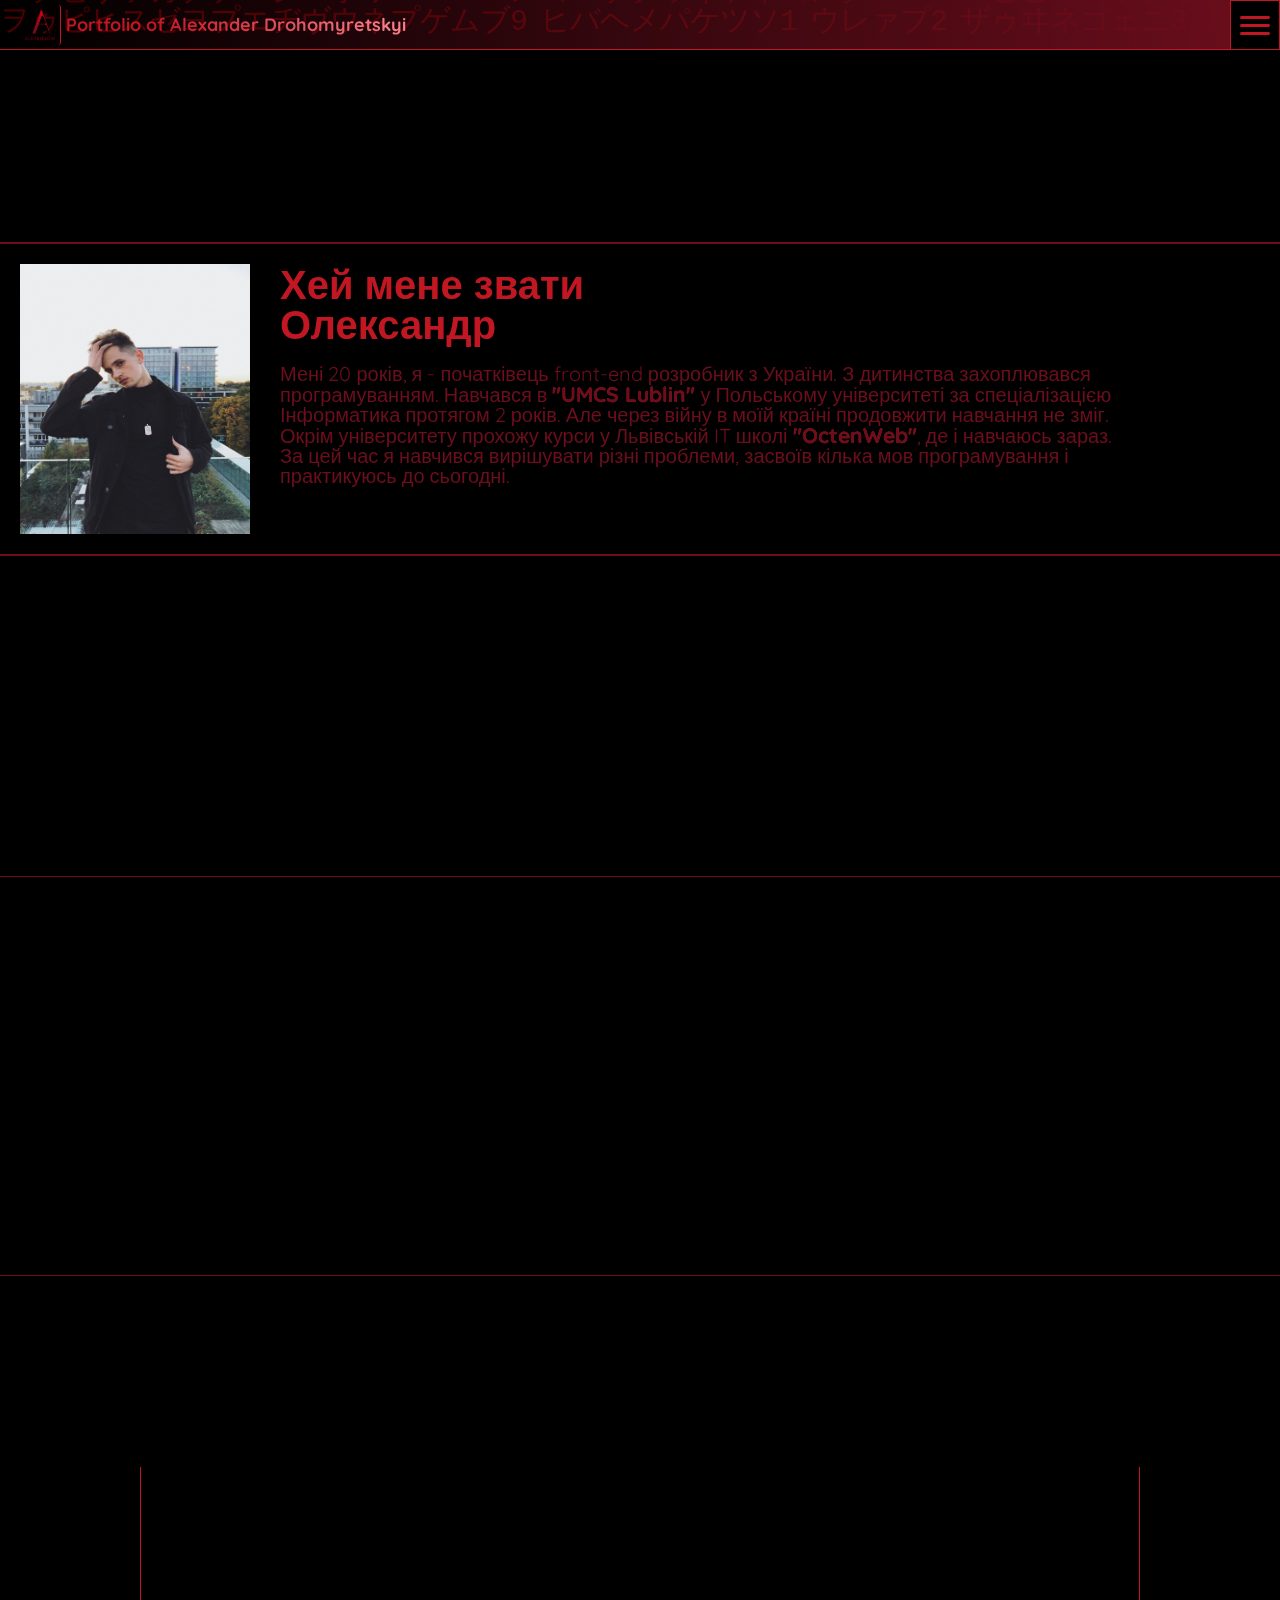
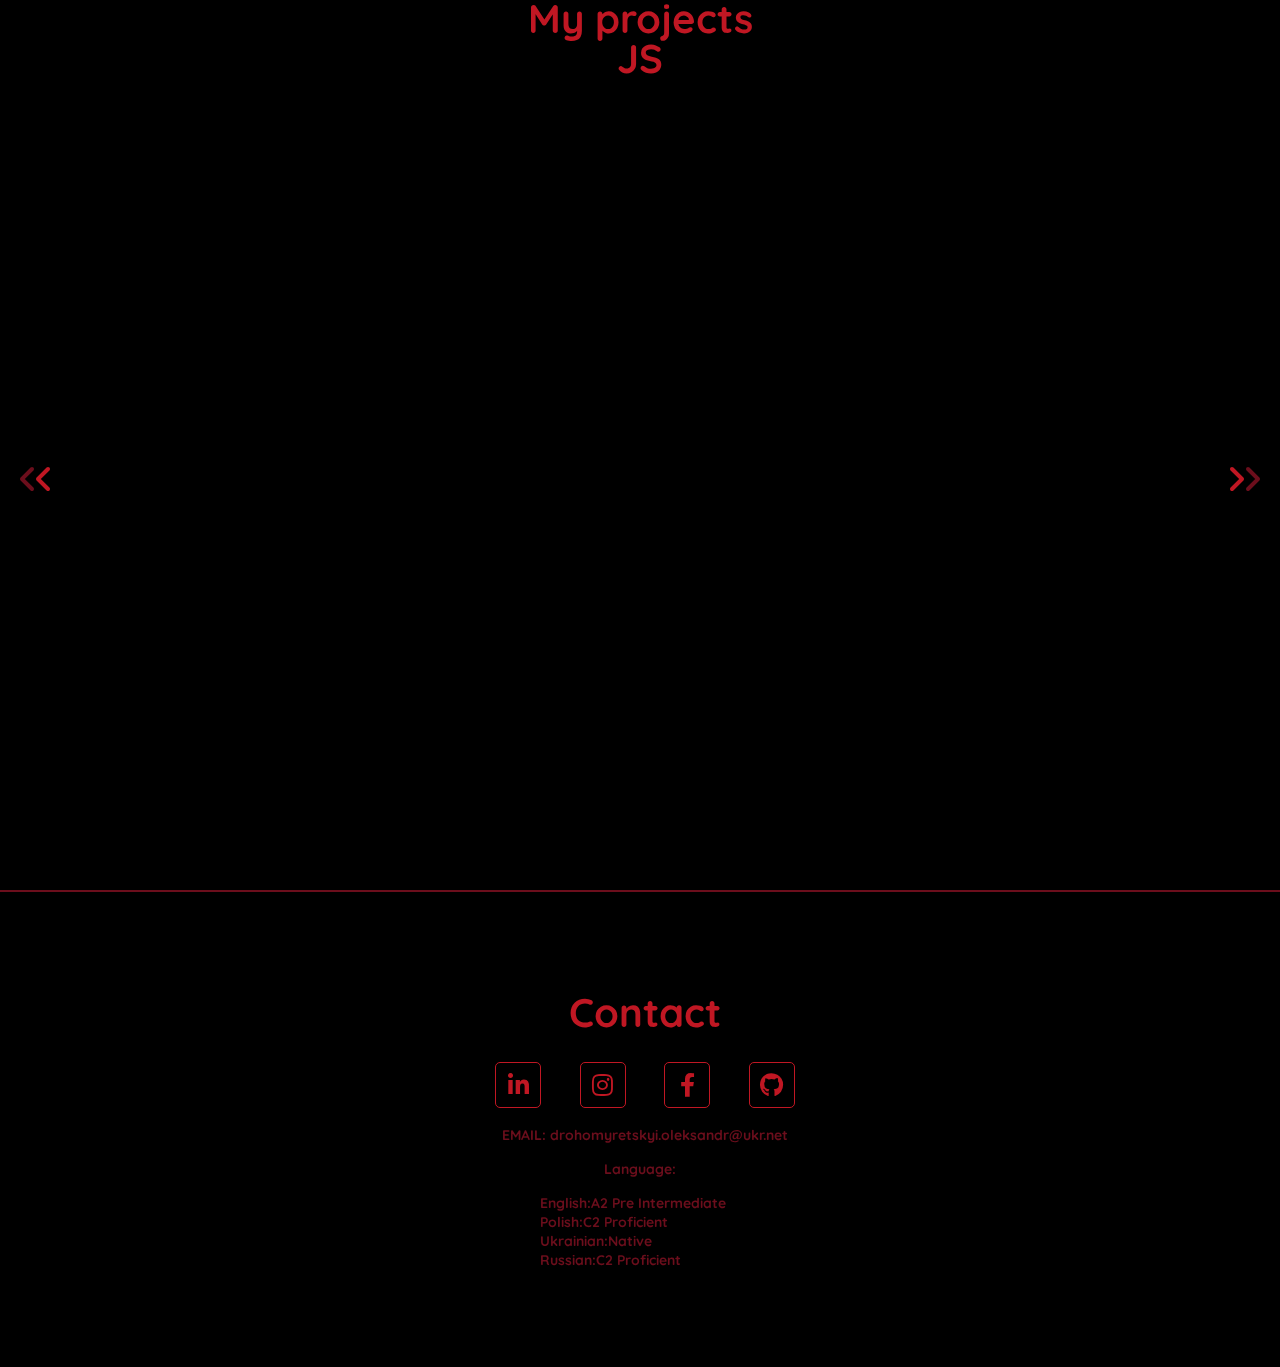
<file: index.html>
<!doctype html>
<html lang="en">
<head>
    <meta charset="UTF-8">
    <meta name="viewport"
          content="width=device-width, user-scalable=no, initial-scale=1.0, maximum-scale=1.0, minimum-scale=1.0">
    <meta http-equiv="X-UA-Compatible" content="ie=edge">
    <meta name="format-detection" content="telephone=no">
    <meta name="description" content="">
    <link rel="icon" href="res/img/favicon.ico"/>
    <link rel="stylesheet" href="res/css/all.css">
    <link rel="stylesheet" href="res/css/style.css">
    <title>Portfolio Alex Bielow</title>
</head>
<body>


<div class="parentCanvas">
    <canvas id="canvasLayer"></canvas>
    <div class="layer" id="top">

        <header>
            <a href="#">
                <img src="res/img/logo.png" alt="logo">
            </a>

            <a href="#">Portfolio of Alexander Drohomyretskyi</a>
        </header>

        <nav class="nav _nav_hide">
            <ul class="menu">
                <li>
                    <a href="#top">
                        <span class="_lng _eng ">About me</span>
                        <span class="_lng _ukr _none">Про мене</span>
                        <span class="_lng _pl _none">O Mnie</span>
                    </a>
                </li>
                <li>
                    <a href="#skills">
                        <span class="_lng _eng ">Skills</span>
                        <span class="_lng _ukr _none">Навички</span>
                        <span class="_lng _pl _none">Umiejętności</span>
                    </a>
                </li>
                <li>
                    <a href="#projects">
                        <span class="_lng _eng ">Projects</span>
                        <span class="_lng _ukr _none">Проекти</span>
                        <span class="_lng _pl _none">Projekty</span>
                    </a>
                </li>
                <li>
                    <a href="#contact">
                        <span class="_lng _eng ">Contacts</span>
                        <span class="_lng _ukr _none">Контакти</span>
                        <span class="_lng _pl _none">Kontakty</span>
                    </a>
                </li>
                <li>

                    <span class="eng">ENG</span>
                    <b>/</b>
                    <span class="pl">PL</span>
                    <b>/</b>
                    <span class="ukr">UKR</span>
                </li>
                <li>
                    <a href="#">
                        <img src="res/img/logo.png" alt="logo">
                    </a>
                </li>
            </ul>


        </nav>
        <div class="burger_btn _burger_close">
            <span class="l1 l"></span>
            <span class="l2 l"></span>
            <span class="l3 l"></span>
        </div>
        <!------------------------------------------------------------------------------------------>
        <!-------------------------------Biography-------------------------------------------------->
        <!------------------------------------------------------------------------------------------>
        <div class="wrap">

            <img src="res/img/ich.jpg" alt="AlexBielow" id="me" class="me _anim_item _anim_no_hide">

            <div class="bio _anim_item _anim_no_hide" id="bio">
                <div class="title _anim_item _anim_no_hide">
                    <h2 class=" _lng _eng _none">Hi my name is Alexander</h2>
                    <h2 class=" _lng _ukr">Хей мене звати Олександр</h2>
                    <h2 class=" _lng _pl _none">Hej, mam na imię Aleksandr</h2>

                </div>

                <p class="_anim_item _anim_no_hide _lng _ukr">
                    Мені 20 років, я - початківець front-end розробник з України. З дитинства захоплювався
                    програмуванням. Навчався в <a href="https://www.umcs.pl" target="_blank">"UMCS Lublin"</a>
                    у Польському університеті за спеціалізацією Інформатика протягом 2 років. Але через війну в моїй
                    країні продовжити навчання не зміг.
                    Окрім університету прохожу курси у Львівській IT школі <a href="https://owu.com.ua" target="_blank">"OctenWeb"</a>,
                    де і навчаюсь зараз. За цей час я навчився вирішувати різні проблеми, засвоїв кілька мов
                    програмування і практикуюсь
                    до сьогодні.
                </p>
                <p class="_anim_item _anim_no_hide _lng _pl _none">
                    Mam 20 lat,jestem junior Front-end dev z Ukrainy. Z dzieciństwa lubie programowanie.
                    Studiowałem w <a href="https://www.umcs.pl" target="_blank">"UMCS Lublin"</a>
                    polski Uniwersytet na kierunku Informatyki w ciągu 2 lat. Ale przez wojne w moim kraju nie udało się
                    kontynuoać studia.Oprócz tego uczę się w szkole IT we Lwowie <a href="https://owu.com.ua"
                                                                                    target="_blank">"OctenWeb"</a>,
                    gdzie poznaje sfere It do tych pór. Za tyle czasu nauczyłem się rozwiązywać różne problemy, już znam
                    kilka
                    języków programowania i praktykuję się codziennie =).
                </p>
                <p class="_anim_item _anim_no_hide _lng _eng _none">
                    Мe 20 years old, I am a beginner full-stack developer From Ukraine. Since childhood I was fond of
                    programming. Now I am studying at "UMCS Lublin" in Poland University on specialization of computer
                    science for 2 years. But of the war in my country could not continue his studies. In addition to the
                    university I take courses in the Lviv school "OctenWeb" where I study now. During this time he
                    learned to solve many mistakes, learn several languages, create interesting projects.
                </p>
            </div>
        </div>
        <!------------------------------------------------------------------------------------------>
        <!-------------------------------Biography-------------------------------------------------->
        <!------------------------------------------------------------------------------------------>

        <!------------------------------------------------------------------------------------------>
        <!-------------------------------Carrousel-------------------------------------------------->
        <!------------------------------------------------------------------------------------------>
        <div class="carrousel_wrap" id="skills">
            <div class="title _anim_item _anim_no_hide">
                <h2 class="_anim_item _anim_no_hide">Skills</h2>
                <div class="line"></div>
            </div>

            <div class="carrousel _anim_item _anim_no_hide">
                <div class="img_list" id="carrousel">
                    <div class="list_el">
                        <h3 class="_h3_item_from_list">1.5
                            <span class="_lng _eng ">Year</span>
                            <span class="_lng _ukr _none">Роки</span>
                            <span class="_lng _pl _none">Roku</span>
                        </h3>
                        <img src="res/img/carrousel/java.svg" alt="java">
                    </div>
                    <div class="list_el">
                        <h3 class="_h3_item_from_list">1
                            <span class="_lng _eng ">Year</span>
                            <span class="_lng _ukr _none">Рік</span>
                            <span class="_lng _pl _none">Rok</span>
                        </h3>
                        <img src="res/img/carrousel/html.svg" alt="html">
                    </div>
                    <div class="list_el">
                        <h3 class="_h3_item_from_list">1
                            <span class="_lng _eng ">Year</span>
                            <span class="_lng _ukr _none">Рік</span>
                            <span class="_lng _pl _none">Rok</span>
                        </h3>
                        <img src="res/img/carrousel/css.svg" alt="css">
                    </div>
                    <div class="list_el">
                        <h3 class="_h3_item_from_list">1
                            <span class="_lng _eng ">Month</span>
                            <span class="_lng _ukr _none">Місяць</span>
                            <span class="_lng _pl _none">Miesiąc</span>
                        </h3>
                        <img src="res/img/carrousel/sass.svg" alt="sass">
                    </div>
                    <div class="list_el">
                        <h3 class="_h3_item_from_list">2
                            <span class="_lng _eng ">Month</span>
                            <span class="_lng _ukr _none">Місяці</span>
                            <span class="_lng _pl _none">Miesiące</span>
                        </h3>
                        <img src="res/img/carrousel/spring.svg" alt="spring">
                    </div>
                    <div class="list_el">
                        <h3 class="_h3_item_from_list">1
                            <span class="_lng _eng ">Month</span>
                            <span class="_lng _ukr _none">Місяць</span>
                            <span class="_lng _pl _none">Miesiąc</span>
                        </h3>
                        <img src="res/img/carrousel/react.svg" alt="react">
                    </div>
                    <div class="list_el">
                        <h3 class="_h3_item_from_list">1.5
                            <span class="_lng _eng ">Year</span>
                            <span class="_lng _ukr _none">Роки</span>
                            <span class="_lng _pl _none">Roku</span>
                        </h3>
                        <img src="res/img/carrousel/java.svg" alt="java">
                    </div>
                    <div class="list_el">
                        <h3 class="_h3_item_from_list">1
                            <span class="_lng _eng ">Year</span>
                            <span class="_lng _ukr _none">Рік</span>
                            <span class="_lng _pl _none">Rok</span>
                        </h3>
                        <img src="res/img/carrousel/html.svg" alt="html">
                    </div>
                    <div class="list_el">
                        <h3 class="_h3_item_from_list">1
                            <span class="_lng _eng ">Year</span>
                            <span class="_lng _ukr _none">Рік</span>
                            <span class="_lng _pl _none">Rok</span>
                        </h3>
                        <img src="res/img/carrousel/css.svg" alt="css">
                    </div>
                    <div class="list_el">
                        <h3 class="_h3_item_from_list">1
                            <span class="_lng _eng ">Month</span>
                            <span class="_lng _ukr _none">Місяць</span>
                            <span class="_lng _pl _none">Miesiąc</span>
                        </h3>
                        <img src="res/img/carrousel/sass.svg" alt="sass">
                    </div>
                    <div class="list_el">
                        <h3 class="_h3_item_from_list">2
                            <span class="_lng _eng ">Month</span>
                            <span class="_lng _ukr _none">Місяці</span>
                            <span class="_lng _pl _none">Miesiące</span>
                        </h3>
                        <img src="res/img/carrousel/spring.svg" alt="spring">
                    </div>
                    <div class="list_el">
                        <h3 class="_h3_item_from_list">1
                            <span class="_lng _eng ">Month</span>
                            <span class="_lng _ukr _none">Місяць</span>
                            <span class="_lng _pl _none">Miesiąc</span>
                        </h3>
                        <img src="res/img/carrousel/react.svg" alt="react">
                    </div>

                </div>
            </div>
        </div>


        <!------------------------------------------------------------------------------------------>
        <!-------------------------------Carrousel-------------------------------------------------->
        <!------------------------------------------------------------------------------------------>


        <!------------------------------------------------------------------------------------------>
        <!-------------------------------Knowledge-------------------------------------------------->
        <!------------------------------------------------------------------------------------------>
        <div class="knowledge_wrap">
            <div class="skill ">
                <div class="skill_title title _anim_item _anim_no_hide">
                    <h2>HTML/CSS</h2>
                    <p class=" _lng _ukr _none">
                        Верстанням сторінок захоплювався ще з дитинства, зайнявся серйозно вивченням більше року тому.
                        Вивчив за цей час <span class="bold">HTML, CSS, BOOTSTRAP</span> і препроцесори такі як <span
                            class="bold">Jade/Pug i SASS/SCSS</span>.
                        Зараз з легкістю можу зверстати більшість макетів різної важкості.
                    </p>
                    <p class=" _lng _pl _none">
                        W tworzeniu stron internetowych byłem ciekawy jeszcze z dzieciństwa, na poważnie zacząłem
                        uczyć więcej roku temu. Za tyle czasu wyuczyłem <span class="bold">HTML, CSS, BOOTSTRAP</span>
                        i różne preprocesory take jak <span class="bold">Jade/Pug i SASS/SCSS</span>.
                        W tym momencie lekko podchodzę do tworzenia stron różnego stopniu skomplikowania.
                    </p>
                    <p class=" _lng _eng ">
                        I was still a kid in creating websites, and I started very seriously
                        teach more year ago. So I did <span class="bold">HTML, CSS, BOOTSTRAP</span>
                        And a variety of such preprocessors as <span class="bold">Jade/Pug and SASS/SCSS</span>.
                        At this point, I am slightly approaching the creation of pages of varying degrees of
                        complexity.
                    </p>
                </div>
                <div class="skill_list">
                    <div class="skill_item _anim_item _anim_no_hide">
                        <img src="res/img/carrousel/html.svg" alt="html">
                        <h3>HTML5</h3>
                    </div>
                    <div class="skill_item _anim_item _anim_no_hide">
                        <img src="res/img/carrousel/css.svg" alt="css">
                        <h3>CSS</h3>
                    </div>

                    <div class="skill_item _anim_item _anim_no_hide">
                        <img src="res/img/carrousel/bootstrap.svg" alt="bootstrap">
                        <h3>Bootstrap</h3>
                    </div>
                    <div class="skill_item _anim_item _anim_no_hide">
                        <img src="res/img/carrousel/sass.svg" alt="SASS">
                        <h3>SASS</h3>
                    </div>
                </div>
            </div>

            <div class="skill ">
                <div class="skill_title title _anim_item _anim_no_hide">
                    <h2>JavaScript</h2>
                    <p class=" _lng _ukr _none">
                        <span class="bold">JS</span> почав вивчати після місяця користування
                        <span class="bold">HTML/CSS</span>власноруч і окрім цього закріпив всі ці знання на курсах.
                        Зараз на курсах вивчаю бібліотеку <span class="bold">React</span>.
                    </p>
                    <p class=" _lng _pl _none">
                        <span class="bold">JS</span> pojawił się w moim życiu po miesiącu korzystania
                        z <span class="bold">HTML/CSS</span> i oprócz tego podpinałem swoją wiedzę na kursie Okten.
                        W tym momencie w mojej IT szkole uczę biblioteki <span class="bold">React</span>.
                    </p>
                    <p class=" _lng _eng ">
                        A <span class="bold">JS</span> appeared in my life after the month of use
                        <span class="bold">HTML/CSS</span> and I have also taken my knowledge in Okten.
                        At this point in my IT school, I'm learning the library <span class="bold">React</span>.
                    </p>
                </div>
                <div class="skill_list">
                    <div class="skill_item _anim_item _anim_no_hide">
                        <img src="res/img/carrousel/javascript.svg" alt="JS">
                        <h3>JS</h3>
                    </div>
                    <div class="skill_item _anim_item _anim_no_hide">
                        <img src="res/img/carrousel/react.svg" alt="React">
                        <h3>React/Redux</h3>
                    </div>


                </div>
            </div>

            <div class="skill ">
                <div class="skill_title title _anim_item _anim_no_hide">
                    <h2>Database</h2>
                    <p class=" _lng _ukr _none">
                        <span class="bold">MySQL, Oracle</span> вивчав в університеті і закріпив знання
                        в IT школі де в додаток вивчив <span class="bold">MongoDB</span>.
                        Знаю всю базову інформацію користуваннями цими базами даних.
                    </p>
                    <p class=" _lng _pl _none">
                        <span class="bold">MySQL, Oracle</span> o nich dowiedziałem sie w Uniwersytecie
                        i w "Okten School" gdzie dodatkowo dostałem wiedze o <span class="bold">MongoDB</span>.
                        Znam wszystkie komendy dla kożystania, nigdy nie używałem w tworzeniu aplikacyj.
                    </p>
                    <p class=" _lng _eng ">
                        I learned about <span class="bold">MySQL, Oracle</span> from the University
                        And at the "Okten School" where I was also aware of <span class="bold">MongoDB</span>.
                        I know all the commands for my living, and I never used them to create an application.
                    </p>
                </div>
                <div class="skill_list">
                    <div class="skill_item _anim_item _anim_no_hide">
                        <img src="res/img/carrousel/mysql.svg" alt="mysql">
                        <h3>MySQL</h3>
                    </div>
                    <div class="skill_item _anim_item _anim_no_hide">
                        <img src="res/img/carrousel/mongodb.svg" alt="MongoDB">
                        <h3>MongoDB</h3>
                    </div>


                </div>
            </div>

            <div class="skill ">
                <div class="skill_title title _anim_item _anim_no_hide">
                    <h2>Other</h2>
                    <p class=" _lng _ukr _none">
                        <span class="bold">Java i Spring</span> знання цих мов я отримав в університеті
                        і окремо купляв курси для поглибленного вивчення мови і фреймворку.Spring -
                        MVC,Hibernate,Boot,AOP,Security
                        все це розумію на тільки базовому рівні.
                    </p>
                    <p class=" _lng _pl _none">
                        <span class="bold">Java i Spring</span> 1 rok uczyłem ten język w tylko uniwersytecie
                        i oddzielnie kupiłem sobie kurs Java i dla frameworku Spring.
                        Spring - MVC, Hibernate, Boot, AOP, Security na poziomie podstawowym.
                    </p>
                    <p class=" _lng _eng ">
                        <span class="bold">Java and Spring</span> 1 year taught this language in a university only
                        And I purchased the Java course and the Spring phrase separately.
                        Spring - MVC, Hibernate, Boot, AOP, Basic Security.
                    </p>
                </div>
                <div class="skill_list">
                    <div class="skill_item _anim_item _anim_no_hide">
                        <img src="res/img/carrousel/java.svg" alt="Java">
                        <h3>Java</h3>
                    </div>
                    <div class="skill_item _anim_item _anim_no_hide">
                        <img src="res/img/carrousel/spring.svg" alt="Spring">
                        <h3>Spring</h3>
                    </div>
                </div>
            </div>

        </div>
        <!------------------------------------------------------------------------------------------>
        <!-------------------------------Knowledge-------------------------------------------------->
        <!------------------------------------------------------------------------------------------>

        <!------------------------------------------------------------------------------------------>
        <!-------------------------------Projects--------------------------------------------------->
        <!------------------------------------------------------------------------------------------>
        <div class="project_wrap" id="projects">
            <div class="title">
                <h2 class="_lng _eng ">My projects <p class="categories">JS</p></h2>
                <h2 class="_lng _ukr _none">Мої проекти <p class="categories">JS</p></h2>
                <h2 class="_lng _pl _none">Moje projekty <p class="categories">JS</p></h2>

            </div>
            <div class="projects_slider">
                <div class="left_array">
                    <i class="fa-solid fa-angle-left"></i>
                    <i class="fa-solid fa-angle-left"></i>
                </div>
                <div class="project_list _anim_item _anim_no_hide react _active_list">
                    <div class="project">
                        <div class="proj_img _anim_item _anim_no_hide">
                            <img src="res/img/projects/react_pizza.png" alt="landing">
                        </div>

                        <div class="project_info _anim_item _anim_no_hide">
                            <h3>React/Redux pizza shop</h3>
                            <p class="_lng _eng ">
                                The online pizzeria is written on the library react/Redux/Axios.
                                Instead of the database, used json.
                                Different categories, sorting of order execution.
                            </p>
                            <p class="_lng _ukr _none">
                                Онлайн піцерія написана на бібліотеці React/Redux/Axios.Замість бази-даних
                                використовував json. Різні категорії,сортування оформлення замовлення.
                            </p>
                            <p class="_lng _pl _none">
                                Online pizzeria napisana przy użyciu React/Redux/Axios. Zamiast baz-danych
                                stworzyłem plik JSON. Różne kategorie, sortowanie, zamówienie. Nie adaptywna.
                            </p>
                            <div class="project_btns">
                                <a href="https://react-pizza-xi.vercel.app" class="proj_btn_neon"
                                   target="_blank">
                                    <span class="neon_line neon_line__top"></span>
                                    <span class="neon_line neon_line__bottom"></span>
                                    <span class="neon_line neon_line__left"></span>
                                    <span class="neon_line neon_line__right"></span>
                                    <span class="_lng _eng ">Open</span>
                                    <span class="_lng _ukr _none">Відкрити</span>
                                    <span class="_lng _pl _none">Otwórz</span>
                                </a>
                                <a href="https://github.com/BielowAlex/react_pizza" class="proj_btn_neon"
                                   target="_blank">
                                    <span class="neon_line neon_line__top"></span>
                                    <span class="neon_line neon_line__bottom"></span>
                                    <span class="neon_line neon_line__left"></span>
                                    <span class="neon_line neon_line__right"></span>
                                    GitHub Rep.
                                </a>
                            </div>
                        </div>
                        <!--                    <div class="proj_line"></div>-->
                    </div>
                    <div class="project">
                        <div class="proj_img _anim_item _anim_no_hide ">
                            <img src="res/img/projects/react_sneakers.png" alt="landing">
                        </div>

                        <div class="project_info _anim_item _anim_no_hide">
                            <h3>React/Redux sneakers shop</h3>
                            <p class="_lng _eng ">
                                The online sneakers-shop is written on the library react/Redux/Axios.
                                Instead of the database, used json.
                                Slider, sorting,filters, adaptive.
                            </p>
                            <p class="_lng _ukr _none">
                                Онлайн магазин кросівок написаний на бібліотеці React/Redux/Axios.
                                Замість бази-даних використовував json.
                                Слайдер,сортування,фільтрування,адаптив.
                            </p>
                            <p class="_lng _pl _none">
                                Sklep internetowy napisany przy użyciu React/Redux/Axios. Zamiast baz-danych
                                stworzyłem plik JSON. Slider, sortowanie, filtry, adaptywny.
                            </p>
                            <div class="project_btns">
                                <a href="https://sneakers-shop-vert.vercel.app" class="proj_btn_neon"
                                   target="_blank">
                                    <span class="neon_line neon_line__top"></span>
                                    <span class="neon_line neon_line__bottom"></span>
                                    <span class="neon_line neon_line__left"></span>
                                    <span class="neon_line neon_line__right"></span>
                                    <span class="_lng _eng ">Open</span>
                                    <span class="_lng _ukr _none">Відкрити</span>
                                    <span class="_lng _pl _none">Otwórz</span>
                                </a>
                                <a href="https://github.com/BielowAlex/sneakers_shop/tree/master/src" class="proj_btn_neon"
                                   target="_blank">
                                    <span class="neon_line neon_line__top"></span>
                                    <span class="neon_line neon_line__bottom"></span>
                                    <span class="neon_line neon_line__left"></span>
                                    <span class="neon_line neon_line__right"></span>
                                    GitHub Rep.
                                </a>
                            </div>
                        </div>
                        <!--                    <div class="proj_line"></div>-->
                    </div>
                    <div class="project">
                        <div class="proj_img _anim_item _anim_no_hide">
                            <img src="res/img/projects/alex_films.png" alt="films website">
                        </div>

                        <div class="project_info _anim_item _anim_no_hide">
                            <h3>React/Redux filmSearcher</h3>
                            <p class="_lng _eng ">
                                A lot of page search site for movies is written on the library react/Redux/Axios.
                                Used TMDB API. Sorting by genre, search, trailers, sliders.
                            </p>
                            <p class="_lng _ukr _none">
                                Багато сторінковий сайт пошуку фільмів написаний на бібліотеці React/Redux/Axios.
                                Використовував API TMDB.
                                Сортування по жанрам,пошук, трейлери, слайдери.
                            </p>
                            <p class="_lng _pl _none">
                                Strona dla poszukiwania różnych filmików napiusany na React/Redux/Axios.
                                Wykorzystano API TMBD. Sortowanie po gatunkach, poszukiwarka, trailery, slidery.
                            </p>
                            <div class="project_btns">
                                <a href="https://alex-films-react.vercel.app" class="proj_btn_neon"
                                   target="_blank">
                                    <span class="neon_line neon_line__top"></span>
                                    <span class="neon_line neon_line__bottom"></span>
                                    <span class="neon_line neon_line__left"></span>
                                    <span class="neon_line neon_line__right"></span>
                                    <span class="_lng _eng ">Open</span>
                                    <span class="_lng _ukr _none">Відкрити</span>
                                    <span class="_lng _pl _none">Otwórz</span>
                                </a>
                                <a href="https://github.com/BielowAlex/alex_films_react" class="proj_btn_neon"
                                   target="_blank">
                                    <span class="neon_line neon_line__top"></span>
                                    <span class="neon_line neon_line__bottom"></span>
                                    <span class="neon_line neon_line__left"></span>
                                    <span class="neon_line neon_line__right"></span>
                                    GitHub Rep.
                                </a>
                            </div>
                        </div>
                        <!--                    <div class="proj_line"></div>-->
                    </div>
                </div>
                <div class="project_list  js ">

                    <div class="project">
                        <div class="proj_img ">
                            <img src="res/img/projects/denis_novak.png" alt="landing">
                        </div>

                        <div class="project_info _anim_item _anim_no_hide">
                            <h3>Animation,adaptive,lang_selector</h3>
                            <p class="_lng _eng ">
                                Landing page written in pure HTML/SCSS/js. Fully adaptive
                                + mobile versions, animation, popup, multilingual.
                            </p>
                            <p class="_lng _ukr _none">
                                Landing page написана на HTML/SCSS/js. Повністю адаптивна сторінка
                                + мобільна версія, анімації, popup, багатомовний.
                            </p>
                            <p class="_lng _pl _none">
                                Landing page napisany na HTML/SCSS/js. W całości adaptywna strona
                                + wersja mobilna, animacje, popup, kilka języków.
                            </p>
                            <div class="project_btns">
                                <a href="denis_novak.html" class="proj_btn_neon"
                                   target="_blank">
                                    <span class="neon_line neon_line__top"></span>
                                    <span class="neon_line neon_line__bottom"></span>
                                    <span class="neon_line neon_line__left"></span>
                                    <span class="neon_line neon_line__right"></span>
                                    <span class="_lng _eng ">Open</span>
                                    <span class="_lng _ukr _none">Відкрити</span>
                                    <span class="_lng _pl _none">Otwórz</span>
                                </a>
                                <a href="https://github.com/BielowAlex/Landing_page_Denis_Novak" class="proj_btn_neon"
                                   target="_blank">
                                    <span class="neon_line neon_line__top"></span>
                                    <span class="neon_line neon_line__bottom"></span>
                                    <span class="neon_line neon_line__left"></span>
                                    <span class="neon_line neon_line__right"></span>
                                    GitHub Rep.
                                </a>
                            </div>
                        </div>
                    </div>

                    <div class="project">
                        <div class="proj_img _anim_item _anim_no_hide">
                            <img src="res/img/projects/landing_spring.png"
                                 alt="">
                        </div>
                        <div class="project_info _anim_item _anim_no_hide">
                            <h3>Adaptive landing</h3>
                            <p class="_lng _eng ">
                                Landing page written in pure HTML/SCSS. Fully adaptive
                                + mobile versions and some animation.
                            </p>
                            <p class="_lng _ukr _none">
                                Landing page написана на HTML/SCSS. Повністю адаптивна сторінка
                                + мобільна версія і трішки анімацій.
                            </p>
                            <p class="_lng _pl _none">
                                Landing page napisany na HTML/SCSS. W całości adaptywna strona
                                + wersja mobilna i trochę animacji.
                            </p>
                            <div class="project_btns">
                                <a href="sprig.html" class="proj_btn_neon" target="_blank">
                                    <span class="neon_line neon_line__top"></span>
                                    <span class="neon_line neon_line__bottom"></span>
                                    <span class="neon_line neon_line__left"></span>
                                    <span class="neon_line neon_line__right"></span>
                                    <span class="_lng _eng ">Open</span>
                                    <span class="_lng _ukr _none">Відкрити</span>
                                    <span class="_lng _pl _none">Otwórz</span>
                                </a>
                                <a href="https://github.com/BielowAlex/Sprig_Landing_Page" class="proj_btn_neon"
                                   target="_blank">
                                    <span class="neon_line neon_line__top"></span>
                                    <span class="neon_line neon_line__bottom"></span>
                                    <span class="neon_line neon_line__left"></span>
                                    <span class="neon_line neon_line__right"></span>
                                    GitHub Rep.
                                </a>
                            </div>
                        </div>

                    </div>

                    <div class="project">
                        <div class="proj_img _anim_item _anim_no_hide">
                            <img src="res/img/projects/template_landing.png" alt="dod_game"
                                 class=" ">
                        </div>
                        <div class="project_info _anim_item _anim_no_hide">
                            <h3>Landing with sliders</h3>
                            <p class="_lng _eng _none">
                                The game is written in the programming language of Java Android. Simple interface,
                                replaced
                                database on LocalStorage.
                            </p>
                            <p class="_lng _ukr _none">
                                Landing page написана на HTML/SCSS. Повністю адаптивна сторінка
                                + мобільна версія і трішки анімацій.
                            </p>
                            <p class="_lng _pl _none">
                                Landing page napisany na HTML/SCSS. W całości adaptywna strona
                                + wersja mobilna i trochę animacji.
                            </p>
                            <div class="project_btns">
                                <a href="website_template.html" class="proj_btn_neon" target="_blank">
                                    <span class="neon_line neon_line__top"></span>
                                    <span class="neon_line neon_line__bottom"></span>
                                    <span class="neon_line neon_line__left"></span>
                                    <span class="neon_line neon_line__right"></span>
                                    <span class="_lng _eng ">Open</span>
                                    <span class="_lng _ukr _none">Відкрити</span>
                                    <span class="_lng _pl _none">Otwórz</span>
                                </a>
                                <a href="https://github.com/BielowAlex/simple_website_template" class="proj_btn_neon"
                                   target="_blank">
                                    <span class="neon_line neon_line__top"></span>
                                    <span class="neon_line neon_line__bottom"></span>
                                    <span class="neon_line neon_line__left"></span>
                                    <span class="neon_line neon_line__right"></span>
                                    GitHub Rep.
                                </a>
                            </div>
                        </div>
                    </div>

                    <div class="project">
                        <div class="proj_img _anim_item _anim_no_hide">
                            <img src="res/img/projects/nft_marketplace.png" alt="landing">
                        </div>

                        <div class="project_info _anim_item _anim_no_hide">
                            <h3>NFTs - marketplace</h3>
                            <p class="_lng _eng ">
                                Landing page written in pure HTML/SCSS/js. Fully adaptive
                                + mobile versions, animation, popup.
                            </p>
                            <p class="_lng _ukr _none">
                                Landing page написана на HTML/SCSS/js. Повністю адаптивна сторінка
                                + мобільна версія, анімації, popup.
                            </p>
                            <p class="_lng _pl _none">
                                Landing page napisany na HTML/SCSS/js. W całości adaptywna strona
                                + wersja mobilna, animacje, popup.
                            </p>
                            <div class="project_btns">
                                <a href="https://bielowalex.github.io/nft_marketplace/" class="proj_btn_neon"
                                   target="_blank">
                                    <span class="neon_line neon_line__top"></span>
                                    <span class="neon_line neon_line__bottom"></span>
                                    <span class="neon_line neon_line__left"></span>
                                    <span class="neon_line neon_line__right"></span>
                                    <span class="_lng _eng ">Open</span>
                                    <span class="_lng _ukr _none">Відкрити</span>
                                    <span class="_lng _pl _none">Otwórz</span>
                                </a>
                                <a href="https://github.com/BielowAlex/nft_marketplace" class="proj_btn_neon"
                                   target="_blank">
                                    <span class="neon_line neon_line__top"></span>
                                    <span class="neon_line neon_line__bottom"></span>
                                    <span class="neon_line neon_line__left"></span>
                                    <span class="neon_line neon_line__right"></span>
                                    GitHub Rep.
                                </a>
                            </div>
                        </div>
                    </div>


                </div>

                <div class="right_array">
                    <i class="fa-solid fa-angle-right"></i>
                    <i class="fa-solid fa-angle-right"></i>
                </div>
            </div>

        </div>
        <!------------------------------------------------------------------------------------------>
        <!-------------------------------Projects--------------------------------------------------->
        <!------------------------------------------------------------------------------------------>


        <footer class="footer" id="contact">

            <div class="title footer_title">
                <h2>Contact</h2>

                <div class="links">
                    <a href="https://www.linkedin.com/in/oleksandr-drohomoretskyi-275600242/" target="_blank">
                        <div class="link">
                            <i class="fa-brands fa-linkedin-in"></i>
                        </div>
                    </a>
                    <a href="https://www.instagram.com/alex_bielow/" target="_blank">
                        <div class="link">
                            <i class="fa-brands fa-instagram"></i>
                        </div>
                    </a>
                    <a href="https://facebook.com/sasha.below.336" target="_blank">
                        <div class="link">
                            <i class="fa-brands fa-facebook-f"></i>
                        </div>
                    </a>
                    <a href="https://github.com/BielowAlex" target="_blank">
                        <div class="link">
                            <i class="fa-brands fa-github"></i>
                        </div>
                    </a>
                </div>
                <h3>EMAIL: drohomyretskyi.oleksandr@ukr.net</h3>
            </div>


            <h3>Language:</h3>
            <div class="my_language">
                <span class="bold">English:A2 Pre Intermediate</span>
                <span class="bold">Polish:C2 Proficient</span>
                <span class="bold">Ukrainian:Native</span>
                <span class="bold">Russian:C2 Proficient</span>
            </div>
        </footer>

    </div>
</div>

<script src="res/js/matrix.js"></script>
<script src="res/js/navigation.js"></script>
<script src="res/js/pageAnimation.js"></script>
<script src="res/js/scrollAnim.js"></script>
<script src="res/js/multyLanguage.js"></script>
<script src="res/js/projects_slider.js"></script>
</body>
</html>
</file>
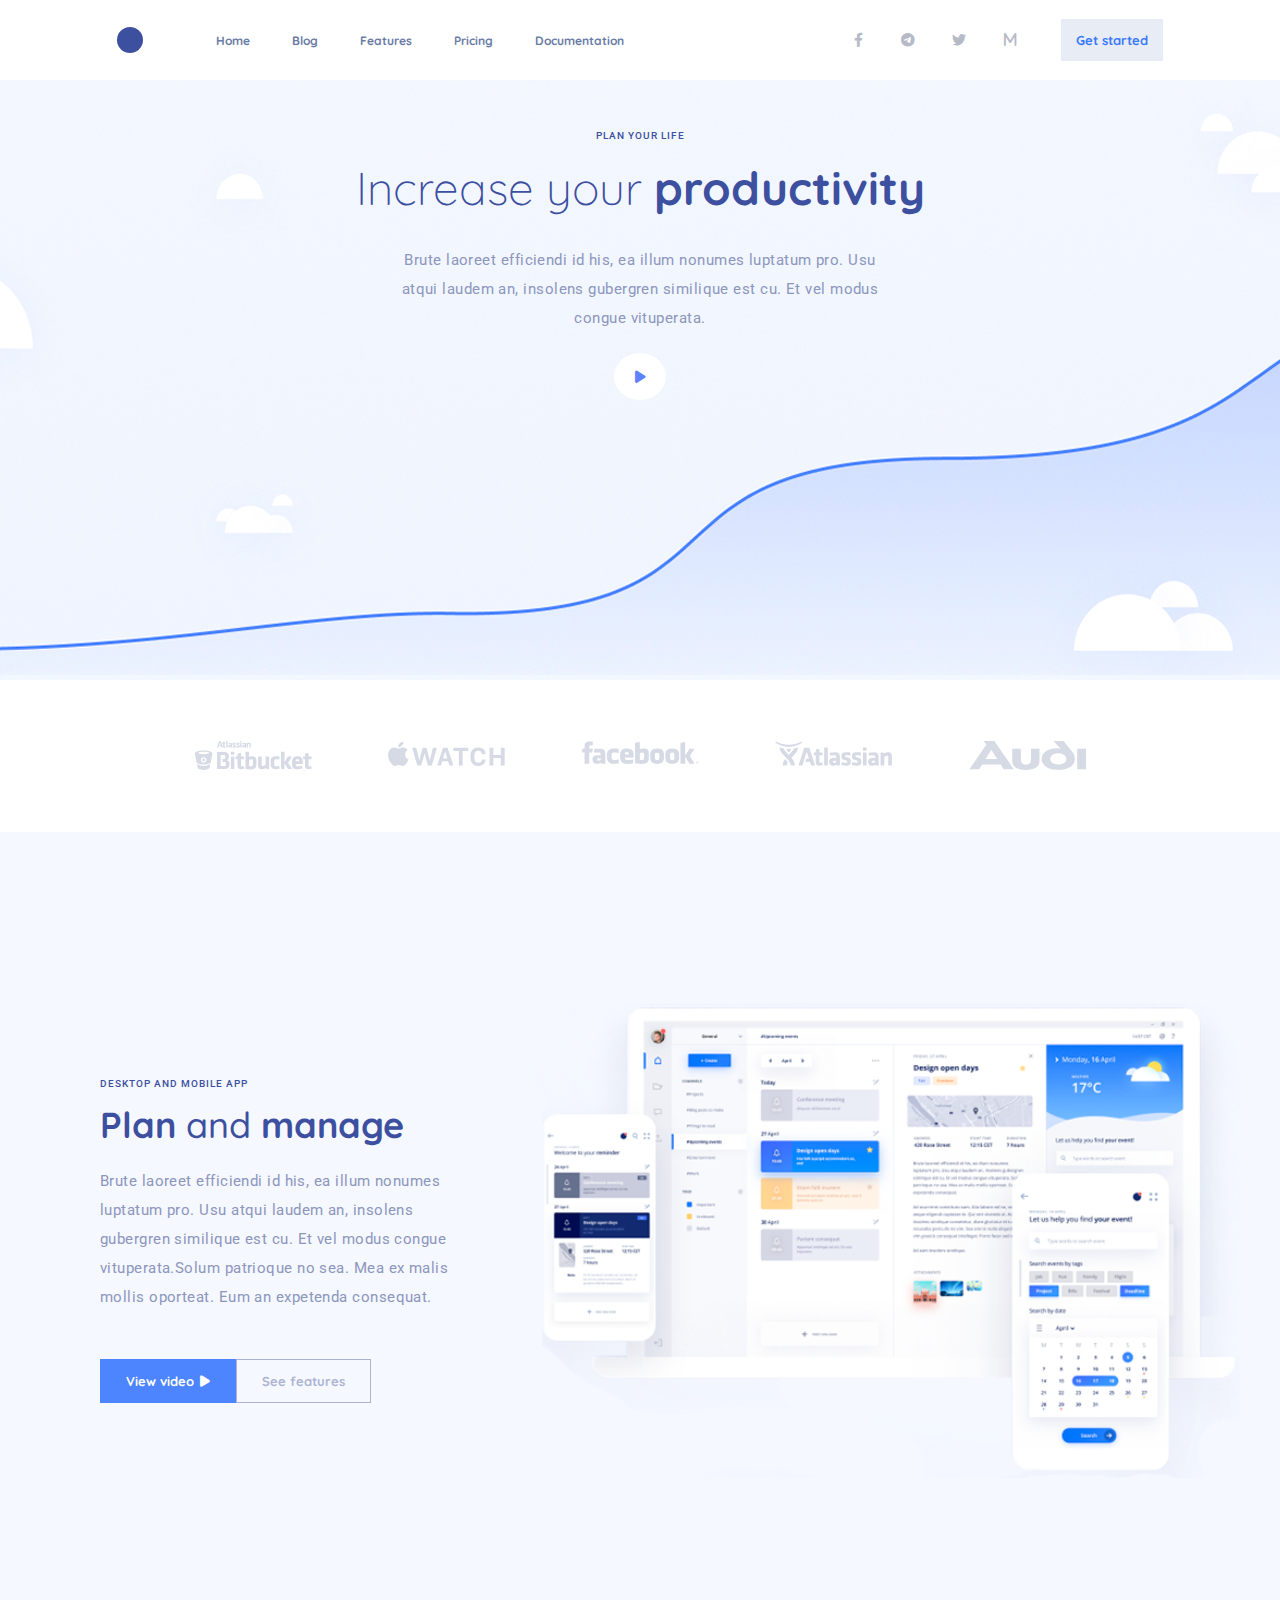
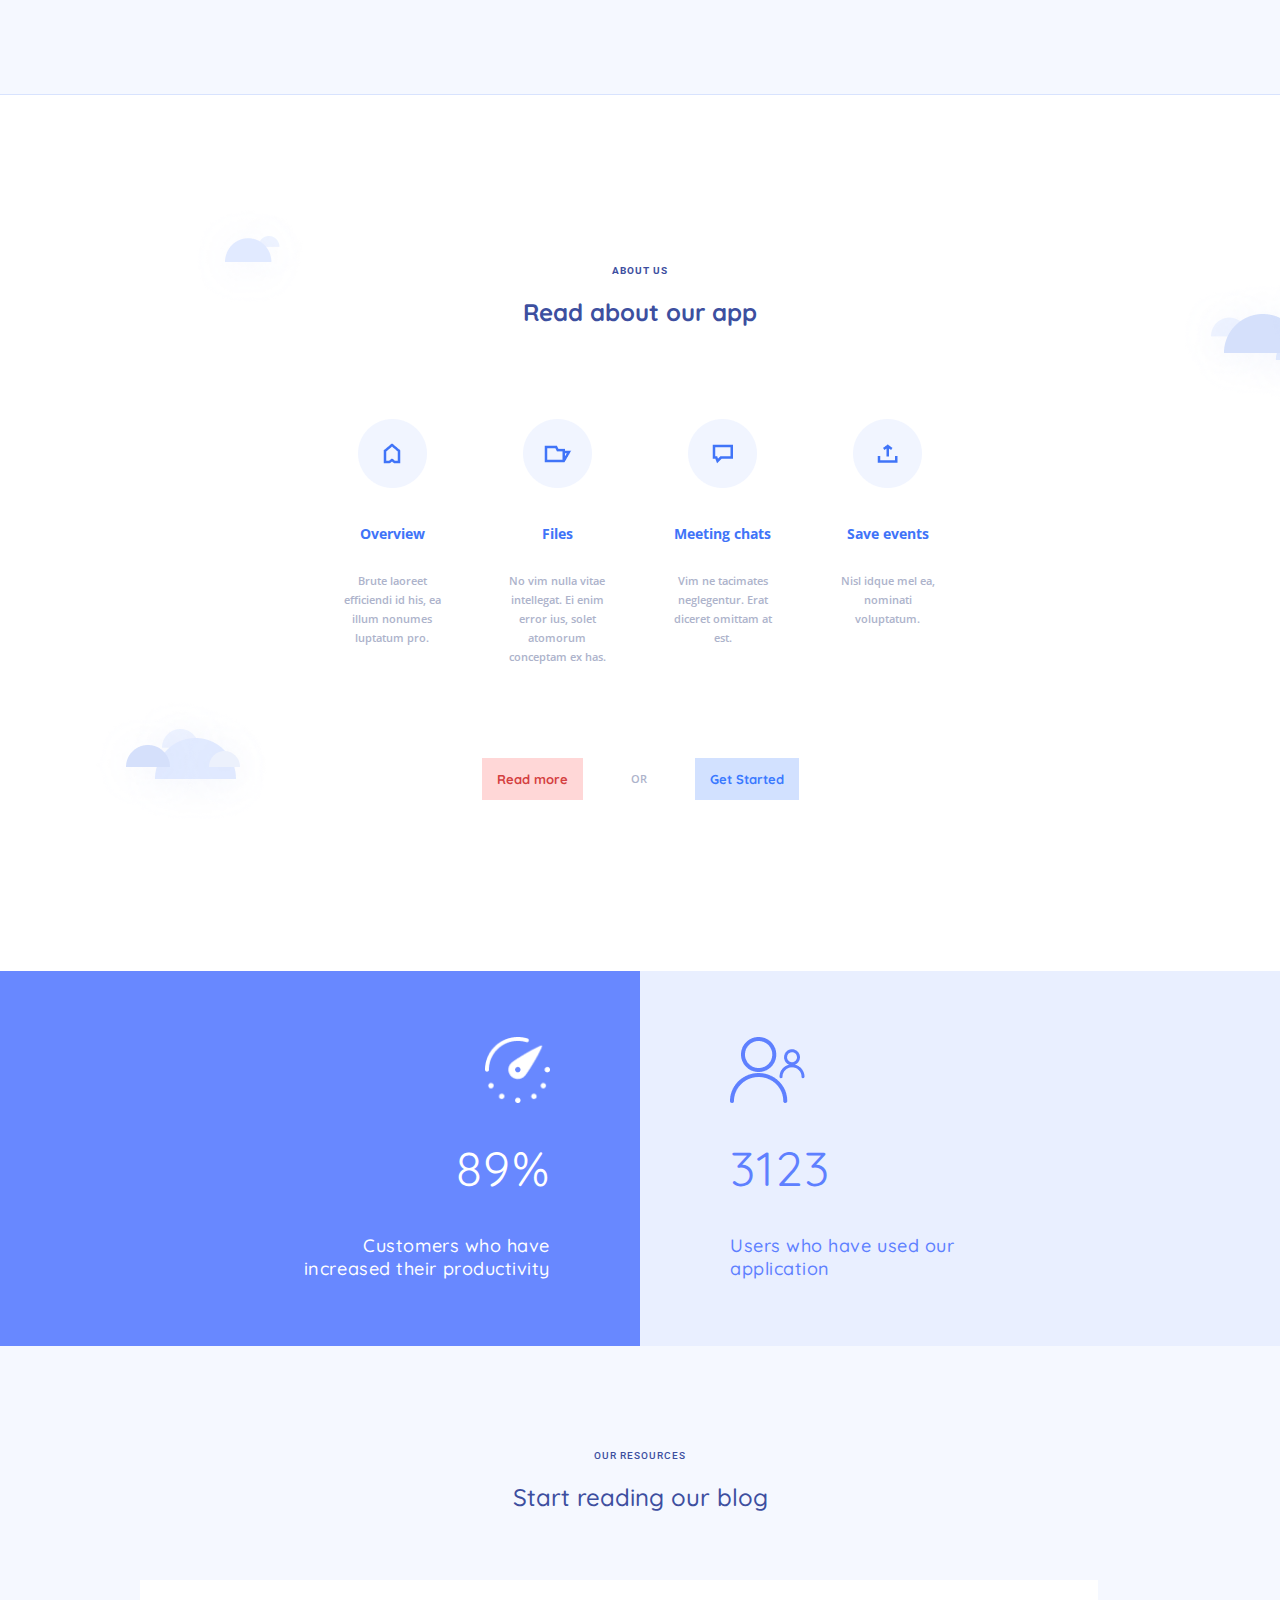
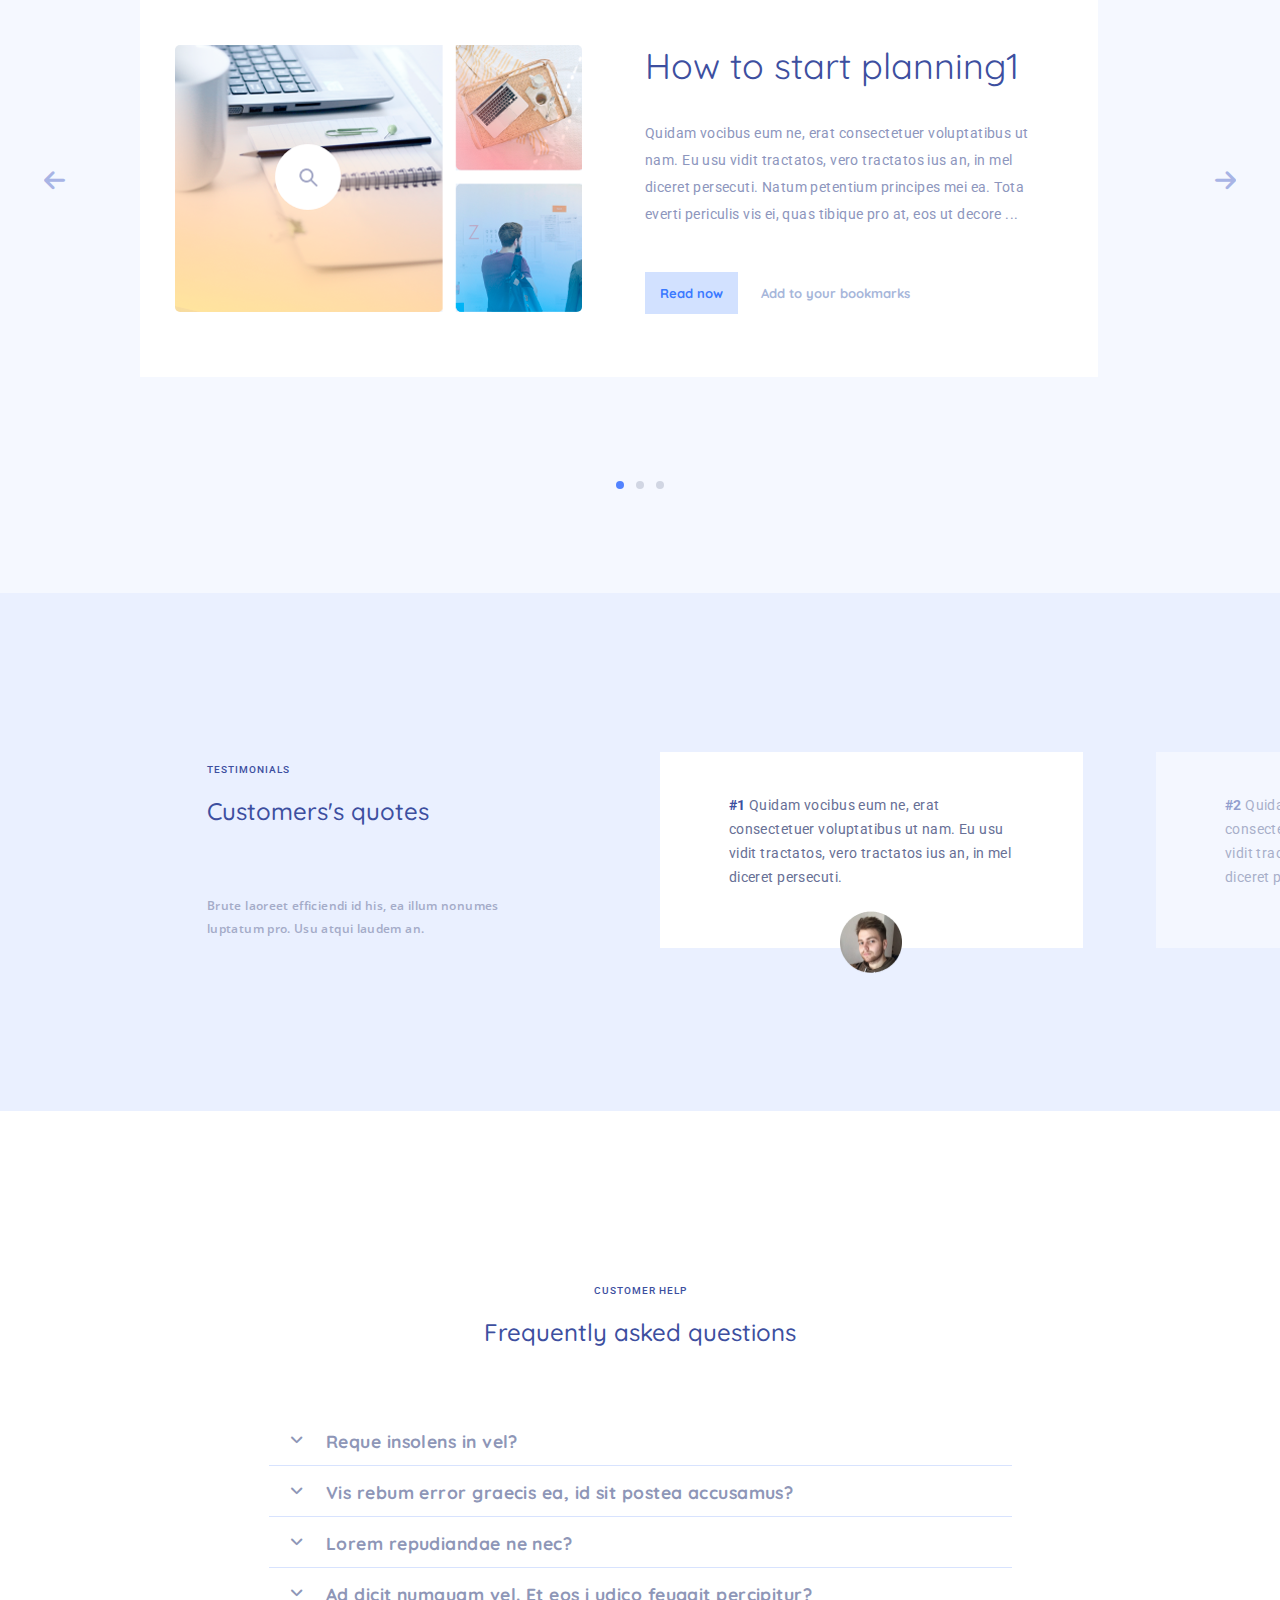
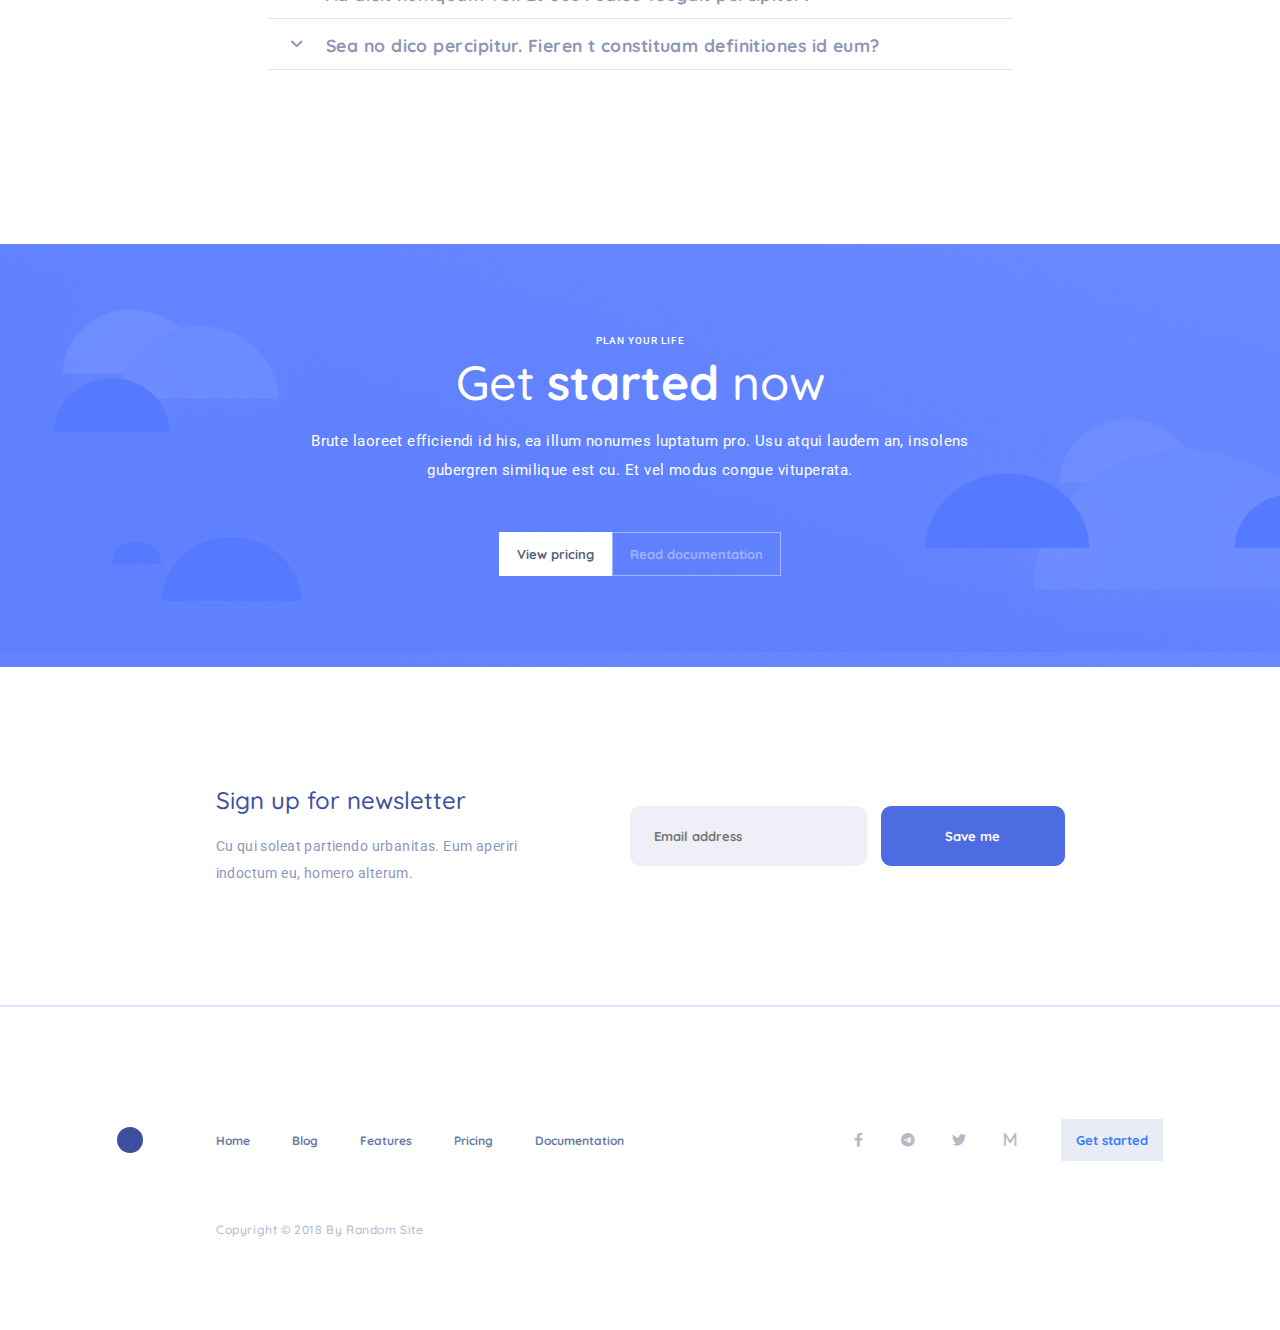
<file: website_template.html>
<!doctype html>
<html lang="en">
<head>
    <meta charset="UTF-8">
    <meta name="viewport"
          content="width=device-width, user-scalable=no, initial-scale=1.0, maximum-scale=1.0, minimum-scale=1.0">
    <meta http-equiv="X-UA-Compatible" content="ie=edge">
    <link rel="preconnect" href="https://fonts.googleapis.com">
    <link rel="stylesheet" href="res/simple_website_template/css/all.css">
    <link rel="stylesheet" href="res/simple_website_template/css/style.css">
    <title>Simple website</title>
</head>
<body>
<div class="body">


    <nav class="nav">
        <ul class="menu">
            <li>
                <div class="logo"></div>
            </li>
            <li><a href="#">Home</a></li>
            <li><a href="#">Blog</a></li>
            <li><a href="#">Features</a></li>
            <li><a href="#">Pricing</a></li>
            <li><a href="#">Documentation</a></li>
        </ul>
        <div class="sm">
            <ul class="links">
                <li><a href=""><i class="fa-brands fa-facebook-f"></i></a></li>
                <li><a href=""><i class="fa-brands fa-telegram"></i></a></li>
                <li><a href=""><i class="fa-brands fa-twitter"></i></a></li>
                <li><a href=""><i class="fa-solid fa-m"></i></a></li>
            </ul>
            <a href="#">Get started</a>
        </div>
    </nav>

    <header>
        <div class="header_body">
            <div class="header_title">
                <h4>PLAN YOUR LIFE</h4>
                <h1>Increase your <span class="bold">productivity</span></h1>
                <p>
                    Brute laoreet efficiendi id his, ea illum nonumes luptatum pro.
                    Usu atqui laudem an, insolens gubergren similique est cu.
                    Et vel modus congue vituperata.
                </p>
                <div class="header_play_button">
                    <i class="fa-solid fa-play"></i>
                </div>
            </div>

        </div>
    </header>

    <div class="customers_wrap">
        <ul class="customers">
            <li>
                <a href="#">
                    <svg width="117" height="29" viewBox="0 0 117 29" fill="none" xmlns="http://www.w3.org/2000/svg">
                        <path fill-rule="evenodd" clip-rule="evenodd"
                              d="M14.9321 23.2004C14.7617 23.2004 14.677 23.2835 14.677 23.2835C14.677 23.2835 12.5431 24.9461 8.7024 24.9461C4.86351 24.9452 2.73231 23.2826 2.73231 23.2826C2.73231 23.2826 2.56199 23.2004 2.47729 23.2004C2.30607 23.2004 2.13484 23.2835 2.13484 23.532V23.6142C2.47638 25.3547 2.73231 26.5972 2.73231 26.7626C2.98732 28.006 5.5484 29 8.61952 29C11.6915 29 14.2517 28.006 14.5076 26.7626C14.5076 26.5972 14.7627 25.3547 15.0996 23.6142V23.532C15.1816 23.3657 15.0996 23.2004 14.9266 23.2004H14.9321ZM32.2531 19.1411C33.3624 18.561 33.7895 17.7323 33.7895 16.488V14.7485C33.7895 12.2634 32.2531 11.0218 29.0107 11.0218H22.5261C22.271 11.0218 22.0998 11.1881 22.0998 11.4375V27.6743C22.0998 27.9237 22.2701 28.09 22.5261 28.09H29.5226C32.5946 28.09 34.3861 26.5981 34.3861 24.0308V22.2886C34.3861 20.7984 33.6183 19.639 32.2531 19.1402V19.1411ZM38.909 15.4949H36.2677C36.0127 15.4949 35.8397 15.6612 35.8397 15.9106V27.6743C35.8397 27.922 36.0127 28.09 36.2677 28.09H38.9181C39.1731 28.09 39.3461 27.922 39.3461 27.6743V15.9097C39.3461 15.6621 39.1731 15.494 38.9181 15.494L38.909 15.4949ZM102.481 15.2473C98.9013 15.2473 97.1071 16.9868 97.1071 20.2174V23.4489C97.1071 26.7634 98.9013 28.3376 102.654 28.3376C104.193 28.3376 105.814 28.09 107.18 27.5912C107.351 27.509 107.521 27.3436 107.435 27.0942L107.009 25.2724C107.009 25.1884 106.924 25.023 106.839 25.023C106.753 24.9399 106.584 24.9399 106.497 24.9399C105.304 25.2715 104.109 25.4378 103 25.4378C101.037 25.4378 100.696 24.8576 100.696 23.532V23.1163H107.266C107.521 23.1163 107.694 22.9518 107.694 22.7033V20.3837C107.608 16.9037 105.987 15.2455 102.489 15.2455L102.481 15.2473ZM55.6398 25.3555C54.9567 25.3555 54.4467 25.3555 53.9367 25.2715V18.8864C54.7053 18.5504 55.729 18.2232 56.4959 18.2232C57.5205 18.2232 57.9477 18.6388 57.9477 19.5497V23.2729C57.9477 24.6817 57.6061 25.3449 55.6434 25.3449L55.6398 25.3555ZM116.306 25.6032C116.306 25.52 116.224 25.3555 116.139 25.2715C116.054 25.1831 115.884 25.1831 115.798 25.1831C115.286 25.2627 114.86 25.3511 114.518 25.3511C113.835 25.3511 113.58 25.1035 113.58 24.4402V18.2232H116.139C116.394 18.2232 116.564 18.0551 116.564 17.8075V15.9061C116.564 15.6585 116.394 15.4905 116.139 15.4905H113.579V12.5102C113.579 12.3422 113.492 12.2581 113.406 12.1759C113.321 12.0928 113.151 12.0928 113.065 12.0928L110.421 12.4288C110.166 12.4288 109.993 12.6764 109.993 12.8418V15.4931H108.545C108.29 15.4931 108.116 15.6594 108.116 15.9088V17.8128C108.116 18.0604 108.29 18.2285 108.545 18.2285H109.993V24.8541C109.993 27.0915 111.189 28.2501 113.663 28.2501C114.346 28.2501 115.539 28.0865 116.308 27.8344C116.479 27.7548 116.65 27.5868 116.563 27.3392L116.308 25.6005L116.306 25.6032ZM48.8163 25.6032C48.8163 25.52 48.7316 25.3555 48.646 25.2715C48.5613 25.1831 48.391 25.1831 48.3054 25.1831C47.8773 25.2627 47.3673 25.3511 47.0257 25.3511C46.3427 25.3511 46.0876 25.1035 46.0876 24.4402V18.2232H48.6469C48.9019 18.2232 49.075 18.0551 49.075 17.8075V15.9061C49.075 15.6585 48.9019 15.4905 48.6469 15.4905H46.0849V12.5102C46.0849 12.3422 45.9993 12.2581 45.9137 12.1759C45.8281 12.0928 45.6587 12.0928 45.5721 12.0928L42.9291 12.4288C42.6741 12.4288 42.5038 12.6764 42.5038 12.8418V15.4931H41.0484C40.7933 15.4931 40.6203 15.6594 40.6203 15.9088V17.8128C40.6203 18.0604 40.7915 18.2285 41.0484 18.2285H42.4983V24.8541C42.4983 27.0915 43.6914 28.2501 46.166 28.2501C46.849 28.2501 48.0422 28.0865 48.8072 27.8344C48.9802 27.7548 49.1487 27.5868 49.0622 27.3392L48.8072 25.6005L48.8163 25.6032ZM84.227 25.4378C84.227 25.3547 84.1414 25.1884 84.0567 25.1062C83.972 25.023 83.8017 25.023 83.7161 25.023C82.9483 25.1884 82.1805 25.2706 81.4118 25.2706C79.7059 25.2706 79.2788 24.8576 79.2788 23.4489V20.0529C79.2788 18.6432 79.7906 18.2294 81.4118 18.2294C81.8399 18.2294 82.778 18.3125 83.7161 18.477C83.8008 18.477 83.9711 18.477 84.0567 18.3947C84.1405 18.3125 84.2261 18.2294 84.2261 18.0631L84.5695 16.075C84.5695 15.8274 84.4829 15.6612 84.227 15.578C83.2042 15.2464 82.0093 15.1624 81.3271 15.1624C77.3161 15.1624 75.694 16.5721 75.694 20.0529V23.3657C75.694 26.8457 77.3152 28.2545 81.3244 28.2545C82.2625 28.2545 83.3718 28.0891 84.2252 27.8388C84.4802 27.7575 84.5667 27.5912 84.5667 27.3436L84.2243 25.4378H84.227ZM25.6919 25.1062H28.8504C30.2166 25.1062 30.7266 24.7745 30.7266 23.6974V22.4504C30.7266 21.3715 30.3022 20.9558 29.1054 20.9558H27.9943C27.7393 20.9558 27.5662 20.7878 27.5662 20.5402V18.4805C27.5662 18.2311 27.7393 18.0649 27.9943 18.0649H28.5918C29.7011 18.0649 30.1273 17.651 30.1273 16.657V15.1642C30.1273 14.584 29.9616 14.0039 28.5972 14.0039H25.6837V25.1062H25.6919ZM73.6439 15.4949H71.0026C70.7476 15.4949 70.5746 15.6612 70.5746 15.9106V24.029C69.6365 24.526 68.2703 25.023 67.5053 25.023C66.9069 25.023 66.6492 24.7754 66.6492 24.1944V15.9159C66.6492 15.6682 66.4761 15.5002 66.2211 15.5002H63.5717C63.3167 15.5002 63.1454 15.6682 63.1454 15.9159V24.5322C63.1454 27.0173 64.1673 28.3438 66.2147 28.3438C67.5809 28.3438 69.5427 27.8459 71.1638 27.1004L71.3342 27.7637C71.4225 27.9299 71.5937 28.0962 71.7622 28.0962H73.7267C73.9818 28.0962 74.153 27.9282 74.153 27.6805V15.9097C74.0674 15.7416 73.898 15.494 73.6411 15.494L73.6439 15.4949ZM8.70604 9.53077C3.92541 9.53077 0 10.7715 0 12.3457C0 12.7613 1.0237 18.6424 1.45086 20.9629C1.62117 22.0392 4.43818 23.5311 8.70331 23.5311C12.9694 23.5311 15.6998 22.0454 15.9558 20.9665C16.3747 18.6494 17.4039 12.7684 17.4039 12.3528C17.3128 10.7786 13.4785 9.53696 8.69693 9.53696L8.70604 9.53077ZM8.70604 21.6262C7.1714 21.6262 5.97647 20.4659 5.97647 18.9749C5.97647 17.4803 7.16957 16.3218 8.70513 16.3218C10.2407 16.3218 11.4356 17.4803 11.4356 18.9749C11.4356 20.381 10.2407 21.6191 8.70513 21.6191L8.70604 21.6262ZM96.5934 27.3427L93.0943 21.7093L96.5096 16.1644C96.5943 15.9963 96.5943 15.8354 96.5096 15.7487C96.4231 15.5869 96.2528 15.5011 96.0816 15.5011H93.1808C93.0096 15.5011 92.8383 15.5869 92.7527 15.7487L89.5104 21.222V11.1049C89.5104 10.8555 89.3373 10.6893 89.0823 10.6893H86.4365C86.1815 10.6893 86.0085 10.8555 86.0085 11.1049V27.5894C86.0085 27.8371 86.1815 28.0051 86.4365 28.0051H89.0814C89.3364 28.0051 89.5095 27.8371 89.5095 27.5894V22.2037L92.9194 27.8371C93.005 28.0051 93.1744 28.0873 93.2609 28.0873H96.1608C96.4158 28.0873 96.5889 27.9211 96.5889 27.6717C96.6727 27.5072 96.6727 27.4241 96.5889 27.3409L96.5934 27.3427ZM100.604 20.3032V19.8875C100.604 18.6494 101.2 18.1542 102.48 18.1542C103.931 18.1542 104.187 18.8175 104.187 19.8964V20.312H100.604V20.3032ZM8.70695 17.5696C9.45925 17.5696 10.0731 18.1692 10.0731 18.8962C10.0731 19.6302 9.45925 20.2227 8.70695 20.2227C7.95466 20.2227 7.3408 19.6302 7.3408 18.8962C7.3408 18.1692 7.95284 17.5696 8.70695 17.5696ZM57.4276 15.2526C56.148 15.2526 54.7828 15.5869 53.9303 15.9159V11.1934C53.9303 10.9457 53.7591 10.7777 53.5022 10.7777H50.8573C50.6023 10.7777 50.4293 10.9457 50.4293 11.1934V27.5983C50.4293 27.8459 50.6023 28.0139 50.7708 28.0139C52.392 28.2616 54.3547 28.4296 55.464 28.4296C60.4131 28.4296 61.4368 26.3584 61.4368 23.2914V19.7275C61.4368 16.7472 60.0707 15.2526 57.4267 15.2526H57.4276ZM36.2668 13.758C36.0118 13.758 35.8388 13.5918 35.8388 13.3424V11.1049C35.8388 10.8555 36.0118 10.6893 36.2668 10.6893H38.9126C39.1694 10.6893 39.3407 10.9387 39.3407 11.1049V13.3406C39.3407 13.5882 39.1694 13.7563 38.9126 13.7563H36.2668V13.758ZM8.70513 13.1743C5.63219 13.1743 3.15855 12.6791 3.15855 12.0158C3.15855 11.3526 5.63219 10.8555 8.70513 10.8555C11.7762 10.8555 14.2517 11.3526 14.2517 12.0141C14.2517 12.6773 11.7762 13.1752 8.70513 13.1752V13.1743ZM42.92 6.63006C42.4938 6.63006 41.8107 6.4638 41.4691 6.21441C41.3872 6.21441 41.3872 6.13305 41.3872 6.04992L41.5575 5.38665L41.6395 5.3044H41.8098C42.2378 5.39284 42.6622 5.47243 43.0885 5.47243C43.6076 5.47243 43.6076 5.31325 43.6076 5.05678C43.6076 4.8976 43.6076 4.72957 42.838 4.56154C41.6449 4.31392 41.4719 3.9867 41.4719 3.07581C41.4719 2.24805 41.7287 1.66968 43.2661 1.66968C43.6914 1.66968 44.2889 1.74927 44.6322 1.83417C44.6322 1.83417 44.7142 1.9173 44.7142 1.99954L44.6295 2.74241L44.5448 2.82554H44.3736C44.2224 2.82554 44.0402 2.8105 43.8544 2.79282L43.6932 2.7769C43.5074 2.75921 43.3253 2.74152 43.1759 2.74152C42.6641 2.74152 42.6641 2.82377 42.6641 3.07227C42.6641 3.40833 42.6641 3.40833 43.2615 3.57282C44.5402 3.90534 44.7097 4.15385 44.7097 5.14699C44.7097 6.05257 44.3727 6.63095 42.9519 6.63979H42.9191L42.92 6.63006ZM39.1631 6.63006C38.653 6.63006 38.0547 6.4638 37.4572 6.21441C37.3716 6.21441 37.3716 6.13305 37.3716 6.04992L37.5428 5.38665L37.6339 5.3044H37.8069C38.2323 5.39284 38.6594 5.47243 39.0857 5.47243C39.5957 5.47243 39.5957 5.31325 39.5957 5.05678C39.5957 4.8976 39.5957 4.72957 38.8288 4.56154C37.6357 4.31392 37.4627 3.9867 37.4627 3.07581C37.4627 2.24805 37.7204 1.66968 39.2569 1.66968C39.6831 1.66968 40.2806 1.74927 40.623 1.83417C40.7068 1.83417 40.7924 1.9173 40.7924 1.99954L40.7086 2.74594L40.6249 2.82819H40.5338C40.3853 2.82819 40.2032 2.8105 40.0174 2.79282L39.8571 2.77778C39.6713 2.76009 39.4891 2.74594 39.3379 2.74594C38.8188 2.74594 38.8188 2.82554 38.8188 3.07316C38.8188 3.40656 38.8188 3.40656 39.4181 3.57194C40.6977 3.90534 40.8689 4.15385 40.9536 5.1461C40.9536 6.05257 40.6167 6.63183 39.1959 6.64068H39.1631V6.63006ZM54.6097 1.74131C54.0969 1.74131 53.4139 1.90757 52.7317 2.15696L52.6461 1.90757C52.6461 1.82444 52.5614 1.82444 52.4758 1.82444H51.708C51.6224 1.82444 51.5368 1.90757 51.5368 1.98981V6.38244C51.5368 6.4638 51.6224 6.54693 51.708 6.54693H52.7317C52.8173 6.54693 52.902 6.4638 52.902 6.38156V3.3137C53.2436 3.14833 53.7554 2.98295 54.0969 2.98295C54.352 2.98295 54.4385 3.0652 54.4385 3.3137V6.38244C54.4385 6.4638 54.5232 6.54693 54.6088 6.54693H55.6289C55.7108 6.54693 55.8019 6.4638 55.8019 6.38156V3.14568C55.7108 2.15165 55.3738 1.73689 54.6088 1.73689L54.6097 1.74131ZM46.4173 1.82444H45.3927C45.308 1.82444 45.2233 1.90757 45.2233 1.98981V6.38244C45.2233 6.4638 45.308 6.54693 45.3936 6.54693H46.4228C46.5121 6.54693 46.5959 6.4638 46.5959 6.38156V1.98716C46.5959 1.90492 46.5121 1.82179 46.4228 1.82179L46.4173 1.82444ZM32.4234 0.00265309H31.3997C31.315 0.00265309 31.2294 0.0848987 31.2294 0.167144V6.38244C31.2294 6.4638 31.3113 6.54693 31.3933 6.54693H32.4225C32.5044 6.54693 32.59 6.4638 32.59 6.38156V0.165376C32.59 0.08313 32.5044 -1.30726e-08 32.4197 -1.30726e-08L32.4234 0.00265309ZM25.9387 0.250274C25.9387 0.167144 25.854 0.167144 25.7684 0.167144H24.2328C24.1472 0.167144 24.0616 0.250274 24.0616 0.250274L22.0943 6.29931V6.4638C22.0943 6.54693 22.1763 6.54693 22.261 6.54693H23.3722C23.4559 6.54693 23.5406 6.4638 23.5406 6.4638L24.9068 1.98893C24.9068 1.98893 24.9068 1.90757 25.0771 1.90757C25.1609 1.90757 25.2465 1.98981 25.2465 1.98981L25.8449 4.06187H24.9906C24.9032 4.06187 24.8175 4.14412 24.8175 4.14412L24.5625 4.96658V5.1293C24.5625 5.1293 24.6472 5.21243 24.7328 5.21243H26.181L26.5234 6.37271C26.5234 6.45407 26.609 6.45407 26.6946 6.45407H27.8058C27.8914 6.45407 27.8914 6.45407 27.9788 6.37006V6.20203L25.9387 0.24939V0.250274ZM34.7276 5.55291C35.1557 5.55291 35.4107 5.46978 35.581 5.38753V4.72426H34.7276C34.3861 4.72426 34.3014 4.88964 34.3014 5.13814C34.3014 5.46713 34.3852 5.55114 34.7203 5.55379H34.7276V5.55291ZM30.6319 5.55291C30.6319 5.46978 30.6319 5.46978 30.5472 5.46978H30.376C30.2057 5.55291 30.0344 5.55291 29.8641 5.55291C29.6091 5.55291 29.5226 5.46978 29.5226 5.22127V2.81846H30.4607C30.5472 2.81846 30.6319 2.73622 30.6319 2.65309V1.98981C30.6319 1.90757 30.5472 1.82444 30.4616 1.82444H29.5235V0.664156C29.5235 0.58191 29.5235 0.58191 29.4379 0.58191C29.4379 0.58191 29.3523 0.502318 29.2667 0.58191L28.2429 0.749939C28.1573 0.749939 28.0726 0.838375 28.0726 0.917968V1.90845H27.5608C27.4788 1.90845 27.3968 1.99512 27.3968 2.07648V2.82377C27.3968 2.90778 27.4843 2.9918 27.5699 2.9918H28.0827V5.47685C28.0827 6.30462 28.5089 6.71938 29.4488 6.71938C29.7038 6.71938 30.1301 6.63537 30.3869 6.55135C30.7275 6.38598 30.7275 6.38598 30.7275 6.30373L30.6419 5.55733L30.6319 5.55291ZM48.8063 5.55291C49.2344 5.55291 49.4894 5.46978 49.6597 5.38753V4.72426H48.8063C48.4657 4.72426 48.3801 4.88964 48.3801 5.13814C48.3801 5.46713 48.4638 5.55114 48.799 5.55379H48.8063V5.55291ZM34.9826 1.74131C34.4726 1.74131 33.8742 1.82444 33.448 1.90757C33.3624 1.90757 33.2777 1.98981 33.3624 2.07294L33.4535 2.73622C33.4535 2.81846 33.4535 2.81846 33.5427 2.81846H33.6274C34.0555 2.73622 34.4808 2.73622 34.8205 2.73622C35.5036 2.73622 35.6748 2.90159 35.6748 3.31547V3.73112H34.6457C33.621 3.73112 33.1948 4.14412 33.1948 5.0559C33.1948 5.96679 33.7066 6.4638 34.4744 6.4638C34.9845 6.4638 35.4125 6.29843 35.8388 6.13305V6.29843C35.8388 6.38156 35.9244 6.38156 36.0091 6.38156H36.7778C36.8597 6.38156 36.9508 6.29312 36.9508 6.21353V3.3933C36.9508 2.15077 36.4408 1.736 34.9908 1.736L34.9826 1.74131ZM48.9775 1.74131C48.4657 1.74131 47.8682 1.82444 47.441 1.90757C47.35 1.90757 47.268 1.98981 47.35 2.07294L47.4319 2.73622C47.4319 2.81846 47.4319 2.81846 47.5166 2.81846H47.6023C48.0303 2.73622 48.4556 2.73622 48.7954 2.73622C49.4784 2.73622 49.6515 2.90159 49.6515 3.31547V3.73112H48.6351C47.6123 3.73112 47.1851 4.14412 47.1851 5.0559C47.1851 5.96679 47.697 6.4638 48.4657 6.4638C48.9775 6.4638 49.4038 6.29843 49.8318 6.13305L49.9156 6.29843C49.9156 6.38156 50.0012 6.38156 50.0868 6.38156H50.8546C50.9402 6.38156 51.0249 6.29312 51.0249 6.21353V3.3933C50.9402 2.15077 50.4275 1.736 48.9775 1.736V1.74131ZM46.4183 0.00176874H45.3927C45.308 0.00176874 45.2233 0.0848987 45.2233 0.167144V0.995792C45.2233 1.07538 45.308 1.15498 45.3936 1.15498H46.4228C46.5121 1.15498 46.5959 1.07008 46.5959 0.986948V0.165376C46.5959 0.08313 46.5121 -1.30726e-08 46.4228 -1.30726e-08L46.4183 0.00176874Z"
                              fill="#D6DAE5"/>
                    </svg>
                </a>
            </li>
            <li>
                <a href="#">
                    <svg width="117" height="25" viewBox="0 0 117 25" fill="none" xmlns="http://www.w3.org/2000/svg">
                        <path fill-rule="evenodd" clip-rule="evenodd"
                              d="M15.2126 6.51992C13.1534 6.37223 11.4065 7.63687 10.4329 7.63687C9.44383 7.63687 7.9192 6.55176 6.30258 6.58006C4.18049 6.61189 2.22325 7.77925 1.12942 9.6258C-1.07555 13.3428 0.566561 18.8488 2.71415 21.8627C3.76427 23.3378 5.01658 24.9969 6.66234 24.9368C8.24708 24.8757 8.84545 23.9401 10.7599 23.9401C12.6734 23.9401 13.2135 24.9368 14.8884 24.9049C16.5925 24.8757 17.6735 23.4033 18.7155 21.9202C19.9222 20.2107 20.4186 18.5561 20.4477 18.4659C20.4095 18.4535 17.1243 17.2269 17.0916 13.5524C17.0624 10.481 19.6745 9.00321 19.7938 8.93157C18.3102 6.81176 16.0196 6.57829 15.2126 6.51992ZM97.5088 18.5172V18.8426C97.5088 22.0502 95.0926 24.92 90.2436 24.92C85.4083 24.92 82.534 21.9724 82.534 16.821V14.6693C82.534 9.57097 85.422 6.53142 90.2564 6.53142C94.7956 6.53142 97.5088 9.31008 97.5088 12.7786V12.9607H93.8685C93.8685 11.2008 92.7136 9.63553 90.2828 9.63553C87.6907 9.63553 86.3874 11.3176 86.3874 14.6693V16.821C86.3874 20.2116 87.678 21.7902 90.3092 21.7902C92.9286 21.7902 93.8685 20.3549 93.8685 18.5172H97.5088ZM31.3087 19.5342H31.3624L34.6266 6.81883H38.481L41.7579 19.5342H41.8116L44.8481 6.81883H48.9038L43.8135 24.621H39.9582L36.5875 12.4522H36.5201L33.1484 24.621H29.3214L24.2174 6.81883H28.274L31.3087 19.5342ZM105.352 13.9654H112.846V6.81883H116.661V24.621H112.846V17.0306H105.352V24.621H101.552V6.81883H105.352V13.9654ZM80.0758 6.81883V9.89641H74.6103V24.621H70.8224V9.89641H65.3696V6.81883H80.0758ZM59.5398 6.81883L65.4361 24.6202H61.3659L60.0589 20.1338H54.26L52.9321 24.6202H49.1315L55.0415 6.81883H59.5398ZM59.2638 17.3958L57.2036 10.3271H57.1636L55.0715 17.3958H59.2638ZM13.8583 4.62473C12.9785 5.6046 11.5932 6.35012 10.2335 6.24842C10.0404 4.85467 10.7508 3.40077 11.5595 2.49165C12.4621 1.46756 13.984 0.700816 15.2427 0.653061C15.4048 2.07335 14.8155 3.50424 13.9412 4.52834L13.9002 4.57698L13.8583 4.62473Z"
                              fill="#D6DAE5"/>
                    </svg>

                </a>
            </li>
            <li>
                <a href="#">
                    <svg width="117" height="23" viewBox="0 0 117 23" fill="none" xmlns="http://www.w3.org/2000/svg">
                        <path fill-rule="evenodd" clip-rule="evenodd"
                              d="M115.316 20.0765C116.111 20.0765 116.744 20.7044 116.744 21.4915C116.744 22.2874 116.111 22.9065 115.309 22.9065C114.515 22.9065 113.87 22.2874 113.87 21.4915C113.87 20.7044 114.515 20.0765 115.309 20.0765H115.316ZM23.3761 22.7172H19.4415L19.2739 21.7533C17.4761 22.7172 15.8731 22.8747 14.8166 22.8747C11.9295 22.8747 10.394 21.0069 10.394 18.421C10.394 15.3717 12.1863 14.2822 15.3923 14.2822H18.6528V13.6242C18.6528 12.0678 18.4707 11.6114 15.9934 11.6114H11.9696L12.3649 7.79098H16.7784C22.1921 7.79098 23.3797 9.45358 23.3797 13.6561V22.7172H23.3761ZM81.9931 16.7266C81.9931 19.8395 80.6689 22.8587 75.1259 22.8587C69.5775 22.8587 68.2278 19.8395 68.2278 16.7266V13.7197C68.2278 10.6068 69.5757 7.58758 75.1241 7.58758C80.6798 7.58758 82.0095 10.6068 82.0095 13.7215V16.7283L81.9931 16.7266ZM97.1083 16.7266C97.1083 19.8395 95.7822 22.8587 90.2411 22.8587C84.6908 22.8587 83.3411 19.8395 83.3411 16.7266V13.7197C83.3411 10.6068 84.689 7.58758 90.2393 7.58758C95.7767 7.58758 97.1064 10.6068 97.1064 13.7215V16.7283L97.1083 16.7266ZM115.309 20.2994C114.672 20.2994 114.143 20.83 114.143 21.4897C114.143 22.1619 114.672 22.6889 115.316 22.6889C115.963 22.7066 116.482 22.176 116.482 21.5039C116.482 20.8495 115.963 20.3153 115.316 20.3153H115.309V20.2994ZM7.24451 22.6872H2.52673V11.615H0.166016V7.79452H2.52491V5.50402C2.52491 2.39107 3.85463 0.537445 7.63979 0.537445H10.791V4.35789H8.82378C7.34834 4.35789 7.24998 4.88851 7.24998 5.88607L7.23176 7.79629H10.802L10.383 11.6167H7.23358V22.6889L7.24451 22.6872ZM115.038 22.3157H114.779V20.7363C114.925 20.7186 115.052 20.7009 115.253 20.7009C115.502 20.7009 115.664 20.7487 115.763 20.8176C115.861 20.8884 115.908 20.9945 115.908 21.1448C115.908 21.3518 115.77 21.4774 115.599 21.5287V21.541C115.737 21.5658 115.835 21.6896 115.872 21.9231C115.908 22.1672 115.945 22.2627 115.97 22.3122H115.697C115.661 22.2627 115.619 22.1176 115.588 21.9125C115.551 21.7091 115.442 21.6348 115.238 21.6348H115.056V22.314L115.038 22.3157ZM115.038 21.4402H115.225C115.438 21.4402 115.619 21.3642 115.619 21.1696C115.619 21.0316 115.517 20.8937 115.225 20.8937C115.141 20.8937 115.08 20.899 115.038 20.9061V21.4402ZM15.1136 18.3626C15.1136 19.1975 15.5216 19.6308 16.4178 19.6308C17.3832 19.6308 17.9515 19.3266 18.6546 19.0118V17.3403H16.5489C15.5507 17.3403 15.1136 17.5172 15.1136 18.3609V18.3626ZM60.1821 11.4009C59.2166 11.4009 58.5244 11.7016 57.8213 12.02V19.0595C58.4953 19.1214 58.8815 19.1214 59.5226 19.1214C61.836 19.1214 62.1493 18.0956 62.1493 16.6629V13.2952C62.1493 12.2411 61.785 11.3903 60.1821 11.3903V11.4009ZM75.1096 11.4009C73.503 11.4009 72.9474 12.2499 72.9474 13.2935V17.1493C72.9474 18.2105 73.503 19.0595 75.1096 19.0595C76.7125 19.0595 77.2699 18.2105 77.2699 17.1493V13.2935C77.2699 12.2393 76.7052 11.3886 75.1023 11.3886L75.1096 11.4009ZM36.7534 11.8785C34.3053 11.4717 33.6022 11.3833 32.4255 11.3833C30.3088 11.3833 29.6695 11.8307 29.6695 13.5765V16.8663C29.6695 18.6085 30.307 19.0595 32.4255 19.0595C33.604 19.0595 34.3053 18.9711 36.7534 18.5643V22.2857C34.6095 22.7544 33.2124 22.8764 32.032 22.8764C26.9645 22.8764 24.9499 20.2941 24.9499 16.5621V13.8913C24.9499 10.1522 26.9645 7.56459 32.032 7.56459C33.2124 7.56459 34.6095 7.6884 36.7534 8.15711V11.8785ZM51.5261 16.5656H42.8702V16.8663C42.8702 18.6085 43.5077 19.0595 45.6243 19.0595C47.5278 19.0595 48.6845 18.9711 51.129 18.5643V22.2857C48.7738 22.7544 47.546 22.8764 45.2327 22.8764C40.1688 22.8764 38.1651 20.2941 38.1651 16.5621V13.5022C38.1651 10.2354 39.6588 7.55928 44.8502 7.55928C50.0507 7.55928 51.5352 10.2035 51.5352 13.5022V16.5621L51.5261 16.5656ZM90.2228 11.4009C88.6199 11.4009 88.0643 12.2499 88.0643 13.2988V17.1599C88.0643 18.2211 88.6199 19.0701 90.2228 19.0701C91.8258 19.0701 92.3905 18.2211 92.3905 17.1599V13.297C92.3905 12.2411 91.8258 11.3903 90.2228 11.3903V11.4009ZM112.622 22.6854H107.509L103.181 15.6813V22.6854H98.4635V1.67827L103.181 0.917721V14.4396L107.507 7.78921H112.608L107.881 15.041L112.604 22.6819L112.622 22.6854ZM44.8374 11.0118C43.2345 11.0118 42.8702 11.8608 42.8702 12.922V13.511H46.8047V12.9167C46.8047 11.8732 46.4404 11.0171 44.8374 11.0171V11.0118ZM66.8707 16.6364C66.8707 20.2446 65.796 22.88 59.3478 22.88C57.0235 22.88 55.6573 22.6783 53.089 22.2963V1.67473L57.8068 0.914183V8.12527C58.8268 7.75738 60.1474 7.57166 61.3497 7.57166C66.0674 7.57166 66.8507 9.62338 66.8507 12.9185V16.6505L66.8707 16.6364Z"
                              fill="#D6DAE5"/>
                    </svg>

                </a>
            </li>
            <li>
                <a href="#">
                    <svg width="117" height="25" viewBox="0 0 117 25" fill="none" xmlns="http://www.w3.org/2000/svg">
                        <path fill-rule="evenodd" clip-rule="evenodd"
                              d="M82.2614 16.4009C80.5674 15.9764 80.5674 15.9587 80.5674 15.0567C80.5674 14.4491 80.6293 14.159 82.0246 14.159C82.9827 14.159 84.3926 14.3182 85.2997 14.4721C85.4236 14.4898 85.5511 14.4633 85.6531 14.3837C85.7551 14.3129 85.8207 14.198 85.8353 14.0741L86.0939 12.0534C86.1121 11.8234 85.9664 11.6112 85.7296 11.5581C84.6731 11.3229 83.2159 11.169 82.0137 11.169C77.8059 11.169 76.9498 12.7078 76.9498 15.0195C76.9498 17.5603 77.4325 18.4155 80.6512 19.176C82.7714 19.6713 82.7714 20.0383 82.7714 20.6485C82.7714 21.4497 82.6986 21.7274 81.3142 21.7274C80.1958 21.7274 78.9025 21.5594 77.7658 21.264C77.6383 21.2339 77.5108 21.2534 77.4015 21.3171C77.2922 21.386 77.2139 21.4939 77.1902 21.6178L76.8423 23.5465C76.8004 23.7676 76.9334 23.9843 77.152 24.0533C78.3943 24.4424 80.1757 24.7077 81.4836 24.7077C85.5529 24.7077 86.3835 23.0451 86.3835 20.5689C86.3835 17.8274 85.8844 17.3144 82.2559 16.3823L82.2614 16.4V16.4009ZM71.7092 16.4009C70.0152 15.9764 70.0152 15.9587 70.0152 15.0567C70.0152 14.4491 70.0771 14.159 71.4724 14.159C72.4287 14.159 73.8404 14.3182 74.7476 14.4721C74.8714 14.4898 74.9989 14.4633 75.1009 14.3837C75.2029 14.3129 75.2685 14.198 75.2831 14.0741L75.5417 12.0534C75.5709 11.8234 75.4179 11.6112 75.1865 11.5581C74.1483 11.3229 72.691 11.169 71.4888 11.169C67.292 11.169 66.4249 12.7078 66.4249 15.0195C66.4249 17.5603 66.9168 18.4155 70.1336 19.176C72.2539 19.6713 72.2539 20.0383 72.2539 20.6485C72.2539 21.4497 72.181 21.7274 70.7966 21.7274C69.6764 21.7274 68.3831 21.5594 67.2446 21.264C67.1171 21.2339 66.9896 21.2534 66.8803 21.3171C66.771 21.386 66.6927 21.4939 66.669 21.6178L66.3047 23.5368C66.2683 23.7579 66.3958 23.9755 66.6199 24.0444C67.8585 24.4336 69.64 24.6989 70.9496 24.6989C75.0117 24.6989 75.8496 23.0363 75.8496 20.5601C75.8496 17.8185 75.3432 17.3056 71.7147 16.3735L71.7092 16.3912V16.4009ZM34.3586 7.10979C34.2985 6.9223 34.1218 6.79496 33.9178 6.79496H29.6035C29.4031 6.79496 29.2209 6.92142 29.1608 7.10714L23.7172 23.8561C23.6753 23.9887 23.699 24.1391 23.7864 24.254C23.8738 24.369 24.0123 24.4371 24.1598 24.4371H27.1289C27.3347 24.4371 27.5151 24.3044 27.5734 24.1187L31.323 11.7907C31.323 11.7907 31.4232 11.4812 31.7602 11.4812C32.1063 11.4812 32.1973 11.7996 32.1973 11.7996L33.9369 17.6452H31.6053C31.405 17.6452 31.2228 17.7805 31.1682 17.9724L30.4942 20.2894C30.4578 20.4221 30.4942 20.5724 30.5671 20.6786C30.6581 20.7909 30.8039 20.8554 30.9496 20.8554H34.9296L35.977 24.1214C36.0353 24.3071 36.2138 24.4344 36.4142 24.4344H39.3833C39.529 24.4344 39.6711 24.3637 39.7585 24.2487C39.8496 24.132 39.8751 23.9834 39.8314 23.8472L34.3823 7.07972L34.3641 7.10802L34.3586 7.10979ZM91.0995 11.4379H88.3672C88.1122 11.4379 87.9063 11.6386 87.9063 11.8862V24.0197C87.9063 24.2673 88.114 24.4725 88.369 24.4725H91.1013C91.3563 24.4725 91.5631 24.2717 91.5631 24.0214V11.8907C91.5631 11.643 91.3627 11.4458 91.1077 11.4458L91.0986 11.4387L91.0995 11.4379ZM52.3554 6.46774H49.6231C49.3681 6.46774 49.1622 6.66849 49.1622 6.91611V24.0197C49.1622 24.2673 49.3699 24.4725 49.6249 24.4725H52.3572C52.6122 24.4725 52.8181 24.2717 52.8181 24.0214V6.92054C52.8181 6.67291 52.6177 6.4757 52.3627 6.4757L52.3554 6.46863V6.46774ZM113.778 11.177C112.334 11.177 110.362 11.6616 108.696 12.4222L108.495 11.7677C108.441 11.5732 108.258 11.4449 108.053 11.4449H106.032C105.777 11.4449 105.567 11.6457 105.567 11.8933V24.0268C105.567 24.2744 105.767 24.4778 106.022 24.4778H108.755C109.01 24.4778 109.219 24.2779 109.219 24.0268V15.6253C110.203 15.1389 111.587 14.6348 112.41 14.6348C113.025 14.6348 113.253 14.8595 113.253 15.4573V24.0179C113.253 24.2691 113.463 24.4689 113.718 24.4689H116.45C116.705 24.4689 116.911 24.2691 116.911 24.0179V15.1097C116.911 12.5053 115.854 11.1832 113.776 11.1832H113.774L113.778 11.177ZM10.5056 18.3907C10.4327 18.32 10.3289 18.2448 10.1504 18.2448C9.92266 18.2448 9.78969 18.3969 9.73868 18.4712C8.46361 20.3637 7.80785 22.1501 7.71678 23.9454C7.71404 24.078 7.76505 24.2107 7.85795 24.308C7.94902 24.4141 8.08564 24.4672 8.22225 24.4672H11.2496C11.5138 24.4672 11.7324 24.2726 11.7506 24.025C11.8234 23.1583 12.0967 22.2916 12.6067 21.3896C12.7797 21.0712 12.6431 20.7794 12.5429 20.6529C12.042 20.0162 11.4291 19.3441 10.5183 18.419L10.5147 18.4013L10.5056 18.3907ZM61.2144 19.6819V21.2445C60.7682 21.4922 59.9485 21.8282 58.9557 21.8282C58.1087 21.8282 57.8446 21.5806 57.8446 20.7493C57.8446 19.9534 58.0085 19.7022 59.0104 19.7022H61.2144V19.6828V19.6819ZM100.031 19.6819V21.2445C99.576 21.4922 98.7563 21.8282 97.7727 21.8282C96.9257 21.8282 96.6616 21.5806 96.6616 20.7493C96.6616 19.9534 96.8255 19.7022 97.8274 19.7022H100.031V19.6828V19.6819ZM47.307 21.8795C47.2888 21.7522 47.2159 21.6407 47.1066 21.57C46.9973 21.4992 46.868 21.478 46.7405 21.5081C46.2487 21.6248 45.7933 21.6885 45.429 21.6885C44.755 21.6885 44.4454 21.4055 44.4454 20.7688V14.3394H47.0957C47.3507 14.3394 47.5584 14.136 47.5584 13.8884V11.8809C47.5584 11.6333 47.3489 11.4299 47.0939 11.4299H44.4526V8.34436C44.4526 8.2117 44.3907 8.09055 44.2887 8.00388C44.1885 7.9181 44.0519 7.88007 43.9244 7.89776L41.1921 8.26919C40.9626 8.29837 40.7914 8.48763 40.7914 8.71137V11.4352H39.3004C39.0454 11.4352 38.8378 11.636 38.8378 11.8836V13.8999C38.8378 14.1475 39.0563 14.3527 39.3114 14.3527H40.7977V21.1888C40.7977 23.5386 42.0673 24.7263 44.5738 24.7263C45.2842 24.7263 46.4973 24.5671 47.2879 24.3018C47.4973 24.231 47.6267 24.025 47.5921 23.8065L47.2961 21.8875L47.3052 21.8742L47.307 21.8795ZM59.3829 11.1832C57.9985 11.1832 56.3154 11.3954 55.0932 11.7226C54.8564 11.7845 54.7106 12.0012 54.7471 12.2267L55.0622 14.1546C55.0804 14.2722 55.1533 14.3784 55.2535 14.4491C55.3555 14.5199 55.483 14.5375 55.6068 14.5199C56.7416 14.3076 57.9147 14.1838 58.9075 14.1838C60.8747 14.1838 61.1917 14.5906 61.1917 15.8818V17.0138H58.2772C55.483 17.0138 54.288 18.1281 54.288 20.7635C54.288 23.275 55.5995 24.7077 57.8765 24.7077C59.2007 24.7077 60.5232 24.354 61.6343 23.6995L61.7527 24.1117C61.8073 24.3062 61.9895 24.4389 62.199 24.4389H64.4176C64.6726 24.4389 64.8785 24.2355 64.8785 23.9878V15.9225C64.8785 12.4558 63.3939 11.1646 59.3956 11.1646L59.3792 11.1734L59.3829 11.1832ZM98.1935 11.1832C96.8091 11.1832 95.1333 11.3954 93.9129 11.7226C93.6852 11.7845 93.5395 12.0012 93.5804 12.2267L93.8992 14.1546C93.9174 14.2722 93.9903 14.3784 94.0905 14.4491C94.1943 14.5199 94.3218 14.5375 94.4457 14.5199C95.575 14.3076 96.7408 14.1838 97.7426 14.1838C99.7099 14.1838 100.02 14.5906 100.02 15.8818V17.0138H97.1051C94.2999 17.0138 93.105 18.1281 93.105 20.7635C93.105 23.275 94.4138 24.7077 96.6934 24.7077C98.0168 24.7077 99.3347 24.354 100.446 23.6995L100.564 24.1117C100.619 24.3062 100.801 24.4389 101.01 24.4389H103.215C103.47 24.4389 103.679 24.2355 103.679 23.9878V15.9225C103.679 12.4558 102.194 11.1646 98.1962 11.1646L98.2008 11.1734L98.1935 11.1832ZM22.7882 6.5491C22.6971 6.48278 22.5924 6.44917 22.4849 6.44917C22.412 6.44917 22.3574 6.45978 22.3027 6.48101C21.2098 6.88251 20.1169 7.1885 19.1151 7.41313C18.9147 7.46619 18.7362 7.60769 18.6779 7.78456C17.9493 9.73015 16.0731 11.5873 14.124 13.5152C14.0512 13.586 13.9419 13.6921 13.7597 13.6921C13.5776 13.6921 13.4683 13.6037 13.3954 13.5276C11.4282 11.5909 9.57019 9.75138 8.84158 7.80578C8.76871 7.62891 8.60478 7.48741 8.40441 7.43435C7.40256 7.20442 6.29142 6.89489 5.21671 6.49693C5.16207 6.47924 5.09285 6.4704 5.03456 6.4704C4.92527 6.4704 4.81962 6.50577 4.73036 6.57033C4.59193 6.66761 4.52089 6.83564 4.53728 6.99482C4.70122 8.60967 5.36608 10.1874 6.55008 11.8411C7.67033 13.3976 9.11845 14.8391 10.5301 16.2311C13.1167 18.7958 15.5667 21.2189 15.7835 24.0312C15.8017 24.2823 16.0203 24.4787 16.2789 24.4787H19.3209C19.4575 24.4787 19.5905 24.4256 19.6852 24.3283C19.7799 24.231 19.8309 24.1019 19.8218 23.9693C19.7253 22.0918 18.9967 20.2107 17.5941 18.2183C17.3026 17.8026 16.993 17.3958 16.6623 16.9978C16.5294 16.8387 16.5858 16.6353 16.6879 16.5362L16.9975 16.232C18.4065 14.8435 19.8573 13.402 20.9776 11.8455C22.1616 10.1962 22.8173 8.62647 22.9858 7.01251C23.004 6.8489 22.9275 6.67645 22.7927 6.57652L22.8018 6.56325L22.7882 6.5491ZM13.7716 7.99946C14.7251 7.99946 15.2789 7.94021 15.472 7.94021C15.6906 7.94021 15.9274 8.11708 15.9274 8.38239C15.9274 8.45314 15.9091 8.5062 15.8909 8.55926C15.7634 8.8847 15.1805 10.0662 14.1058 11.0797C13.9783 11.1929 13.8508 11.2141 13.7597 11.2141C13.6687 11.2141 13.5229 11.1929 13.4009 11.0797C12.3262 10.0662 11.7506 8.88647 11.6249 8.55572C11.6067 8.50266 11.5885 8.4496 11.5885 8.37001C11.5885 8.11354 11.8125 7.91898 12.0475 7.91898C12.2424 7.91898 12.7943 7.97204 13.7488 7.97204H13.7524L13.7707 7.98973L13.7716 7.99946ZM91.0977 6.47216H88.3727C88.1176 6.47216 87.91 6.66672 87.91 6.91434V9.24906C87.91 9.49668 88.1176 9.69832 88.3727 9.69832H91.105C91.36 9.69832 91.5667 9.50376 91.5667 9.25614V6.90285C91.5667 6.65523 91.36 6.45625 91.105 6.45625L91.0977 6.47747V6.47216ZM27.0779 0.902451C26.9568 0.743266 26.7682 0.65483 26.5679 0.65483C26.465 0.65483 26.3629 0.676054 26.2764 0.725579C22.5423 2.70655 18.2189 3.7554 13.767 3.75717C9.317 3.75717 4.99267 2.70655 1.26216 0.72381C1.17108 0.670748 1.07089 0.653061 0.97071 0.653061C0.770341 0.653061 0.579079 0.741497 0.460679 0.900682C0.28399 1.11293 0.278525 1.50205 0.579079 1.73198C2.44616 3.07621 4.50632 4.13745 6.69945 4.86263C8.97637 5.60549 11.3517 5.99461 13.767 5.99461C16.1842 5.99461 18.5613 5.60549 20.8346 4.86263C23.0295 4.13745 25.0897 3.07621 26.9604 1.73198C27.261 1.50205 27.2519 1.11293 27.0788 0.882995V0.902451H27.0779Z"
                              fill="#5982E7"/>
                    </svg>
                </a>
            </li>
            <li>
                <a href="#">
                    <svg width="117" height="29" viewBox="0 0 117 29" fill="none" xmlns="http://www.w3.org/2000/svg">
                        <path fill-rule="evenodd" clip-rule="evenodd"
                              d="M105.843 17.6368C105.843 15.3331 104.873 12.6667 101.856 8.94974L94.5785 0H84.4471L90.215 6.27897C91.1868 7.32605 92.4245 8.26702 92.4245 8.26702C91.0219 7.48259 89.246 7.16864 87.8434 7.16864C84.5027 7.16864 81.1073 7.8496 78.089 9.47152C74.8558 11.1978 72.6973 14.0764 72.6973 17.8977C72.6973 20.8276 74.047 23.0783 75.7711 24.8046C79.651 28.5746 86.7122 28.9399 89.2997 28.9399C93.1267 28.9399 99.1105 28.1015 102.504 25.1194C104.5 23.3401 105.847 20.8807 105.847 17.6377L105.843 17.6368ZM117 7.74524H108.215V28.2598H117V7.74524ZM44.7786 28.2598L25.3746 0H14.4882L17.4965 3.45343L0.421387 28.2598H10.2304L13.1567 23.6027H31.658L34.6454 28.258H44.7786V28.2598ZM70.4868 19.6771V7.74524H61.973V16.9037C61.973 19.5214 61.8637 20.2519 61.7025 20.932C61.1105 22.8157 59.0612 23.6523 56.9574 23.6523C54.0475 23.6523 52.6995 22.553 52.1622 20.8258C51.9982 20.251 51.9463 19.6249 51.8926 18.9952C51.8379 18.316 51.8926 17.5829 51.8926 16.7976V7.74524H43.2694V19.7283C43.2694 22.3991 44.1847 24.3863 45.6939 25.7482C48.2805 28.2067 52.6467 28.9407 56.6896 28.9407C61.595 28.9407 65.3692 28.2598 68.0633 25.6951C69.4659 24.3863 70.4896 22.66 70.4896 19.6771H70.4868ZM97.4365 17.8977C97.4365 20.0423 95.9811 21.6651 94.1486 22.5548C92.6404 23.3401 90.8607 23.5488 89.297 23.5488C87.7341 23.5488 85.9016 23.2366 84.3925 22.5026C82.56 21.6138 81.1592 19.8866 81.1592 18.0012C81.1592 15.7523 82.9371 13.9729 85.0391 13.0824C86.3324 12.5058 87.8962 12.2971 89.1348 12.2971C90.3207 12.2971 92.0466 12.4536 93.3927 12.978C95.819 13.9729 97.4365 15.8557 97.4365 17.8977ZM28.2381 18.0879H16.5119L22.3554 8.726L28.239 18.0879H28.2381Z"
                              fill="#D6DAE5"/>
                    </svg>

                </a>
            </li>
        </ul>
    </div>

    <div class="app_wrap">
        <div class="app">
            <div class="app_info">
                <div class="app_info_title title">
                    <h4>DESKTOP AND MOBILE APP</h4>
                    <h2><span class="bold">Plan</span> and <span class="bold">manage</span></h2>
                </div>
                <div class="app_info_body body">
                    <p>
                        Brute laoreet efficiendi id his, ea illum nonumes luptatum pro.
                        Usu atqui laudem an, insolens gubergren similique est cu.
                        Et vel modus congue vituperata.Solum patrioque no sea.
                        Mea ex malis mollis oporteat. Eum an expetenda consequat.
                    </p>

                    <div class="btns">
                        <a href="#">View video<i class="fa-solid fa-play"></i></a>
                        <a href="#">See features</a>
                    </div>
                </div>
            </div>
            <div class="app_img">
                <img src="res/simple_website_template/img/app/app.png" alt="application">
            </div>
        </div>
    </div>

    <div class="about_us_wrap">
        <div class="about_us">
            <div class="about_us_title title">
                <h4>ABOUT US</h4>
                <h2>Read about our app</h2>
            </div>
            <div class="features">
                <div class="feature">
                    <img src="res/simple_website_template/img/about_us/features/over.png" alt="Overview">
                    <h3>Overview</h3>
                    <p>Brute laoreet efficiendi id his, ea illum nonumes luptatum pro.</p>
                </div>
                <div class="feature">
                    <img src="res/simple_website_template/img/about_us/features/files.png" alt="Files">
                    <h3>Files</h3>
                    <p>No vim nulla vitae intellegat. Ei enim error ius, solet atomorum conceptam ex has.</p>
                </div>
                <div class="feature">
                    <img src="res/simple_website_template/img/about_us/features/chats.png" alt="chats">
                    <h3>Meeting chats</h3>
                    <p>Vim ne tacimates neglegentur. Erat diceret omittam at est.</p>
                </div>
                <div class="feature">
                    <img src="res/simple_website_template/img/about_us/features/save.png" alt="save events">
                    <h3>Save events</h3>
                    <p>Nisl idque mel ea, nominati voluptatum.</p>
                </div>
            </div>
            <div class="about_us_btns">
                <a href="#">Read more</a>
                <span class="or">OR</span>
                <a href="#">Get Started</a>
            </div>
        </div>
    </div>

    <div class="stats_wrap">
        <div class="stats_left">
            <div class="stats_info">
                <img src="res/simple_website_template/img/stats/speed.png" alt="speed">
                <span>89%</span>
                <p>Customers who have increased their productivity</p>
            </div>
        </div>
        <div class="stats_right">
            <div class="stats_info">
                <img src="res/simple_website_template/img/stats/people.png" alt="">
                <span>3123</span>
                <p>Users who have used our application</p>
            </div>
        </div>
    </div>

    <div class="res_wrap">
        <div class="res_title title">
            <h4>OUR RESOURCES</h4>
            <h2>Start reading our blog</h2>
        </div>
        <div class="slider">
            <i class="fa-solid fa-arrow-left slider_left_btn"></i>
            <div class="slide_window">
                <div class="slide sl3 hide slide_right">
                    <img src="res/simple_website_template/img/res/res_car_photo.png" alt="avatar">
                    <div class="slide_content">
                        <h2>How to start planning3</h2>
                        <p>
                            Quidam vocibus eum ne, erat consectetuer voluptatibus ut nam.
                            Eu usu vidit tractatos, vero tractatos ius an, in mel diceret persecuti.
                            Natum petentium principes mei ea. Tota everti periculis vis ei,
                            quas tibique pro at, eos ut decore ...
                        </p>
                        <div class="slide_btns">
                            <a href="#">Read now</a>
                            <a href="#">Add to your bookmarks</a>
                        </div>
                    </div>
                </div>

                <div class="slide sl2 hide slide_right">
                    <img src="res/simple_website_template/img/res/res_car_photo.png" alt="avatar">
                    <div class="slide_content">
                        <h2>How to start planning2</h2>
                        <p>
                            Quidam vocibus eum ne, erat consectetuer voluptatibus ut nam.
                            Eu usu vidit tractatos, vero tractatos ius an, in mel diceret persecuti.
                            Natum petentium principes mei ea. Tota everti periculis vis ei,
                            quas tibique pro at, eos ut decore ...
                        </p>
                        <div class="slide_btns">
                            <a href="#">Read now</a>
                            <a href="#">Add to your bookmarks</a>
                        </div>
                    </div>
                </div>

                <div class="slide sl1">
                    <img src="res/simple_website_template/img/res/res_car_photo.png" alt="avatar">
                    <div class="slide_content">
                        <h2>How to start planning1</h2>
                        <p>
                            Quidam vocibus eum ne, erat consectetuer voluptatibus ut nam.
                            Eu usu vidit tractatos, vero tractatos ius an, in mel diceret persecuti.
                            Natum petentium principes mei ea. Tota everti periculis vis ei,
                            quas tibique pro at, eos ut decore ...
                        </p>
                        <div class="slide_btns">
                            <a href="#">Read now</a>
                            <a href="#">Add to your bookmarks</a>
                        </div>
                    </div>
                </div>

            </div>
            <i class="fa-solid fa-arrow-right slider_right_btn"></i>
        </div>
        <div class="slider_nums">
            <span class="sq _active"></span>
            <span class="sq"></span>
            <span class="sq"></span>
        </div>
    </div>

    <div class="quotes">
        <div class="quotes_info title">
            <h4>TESTIMONIALS</h4>
            <h2>Customers's quotes</h2>
            <p>Brute laoreet efficiendi id his, ea illum nonumes luptatum pro. Usu atqui laudem an.</p>
        </div>
        <div class="quotes_slider">
            <div class="quotes_slider_window">
                <div class="q_slide">
                    <p><span class="bold">#1</span>
                        Quidam vocibus eum ne, erat consectetuer voluptatibus ut nam.
                        Eu usu vidit tractatos, vero tractatos ius an, in mel diceret persecuti.
                    </p>
                    <img src="res/simple_website_template/img/quotes/slide_man.png" alt="man">
                </div>
                <div class="q_slide _second_slide">
                    <p><span class="bold">#2</span>
                        Quidam vocibus eum ne, erat consectetuer voluptatibus ut nam.
                        Eu usu vidit tractatos, vero tractatos ius an, in mel diceret persecuti.
                    </p>
                    <img src="res/simple_website_template/img/quotes/slide_man.png" alt="man">
                </div>
                <div class="q_slide _hide_slide qs3">
                    <p><span class="bold">#3</span>
                        Quidam vocibus eum ne, erat consectetuer voluptatibus ut nam.
                        Eu usu vidit tractatos, vero tractatos ius an, in mel diceret persecuti.
                    </p>
                    <img src="res/simple_website_template/img/quotes/slide_man.png" alt="man">
                </div>
            </div>
            <div class="quotes_slider_nums">
                <span class="sq"></span>
                <span class="sq"></span>
                <span class="sq"></span>
            </div>
        </div>
    </div>

    <div class="customerHelp_wrap">
        <div class="customerHelp_title title _title_mod">
            <h4>Customer help</h4>
            <h2>Frequently asked questions</h2>
        </div>
        <ul class="sideBar">
            <li class="sideBar_el ">
                <div class="sideBar_el__header">
                    <i class="fa-solid fa-angle-down _ico_down"></i>
                    <h3>Reque insolens in vel?</h3>
                </div>
                <div class="sideBar_el__body">
                    <p>
                        Quidam vocibus eum ne, erat consectetuer voluptatibus ut nam.
                        Eu usu vidit tractatos, vero tractatos ius an, in mel diceret persecuti.
                    </p>
                    <a href="#">Go to documentation</a>
                </div>
            </li>
            <li class="sideBar_el">
                <div class="sideBar_el__header">
                    <i class="fa-solid fa-angle-down _ico_down"></i>
                    <h3>
                        Vis rebum error graecis ea, id
                        sit postea accusamus?
                    </h3>
                </div>
                <div class="sideBar_el__body">
                    <p>
                        Quidam vocibus eum ne, erat consectetuer voluptatibus ut nam.
                        Eu usu vidit tractatos, vero tractatos ius an, in mel diceret persecuti.
                    </p>
                    <a href="#">Go to documentation</a>
                </div>
            </li>
            <li class="sideBar_el">
                <div class="sideBar_el__header">
                    <i class="fa-solid fa-angle-down _ico_down"></i>
                    <h3>Lorem repudiandae ne nec?</h3>
                </div>
                <div class="sideBar_el__body">
                    <p>
                        Quidam vocibus eum ne, erat consectetuer voluptatibus ut nam.
                        Eu usu vidit tractatos, vero tractatos ius an, in mel diceret persecuti.
                    </p>
                    <a href="#">Go to documentation</a>
                </div>
            </li>
            <li class="sideBar_el">
                <div class="sideBar_el__header">
                    <i class="fa-solid fa-angle-down _ico_down"></i>
                    <h3>
                        Ad dicit numquam vel. Et eos i
                        udico feugait percipitur?
                    </h3>
                </div>
                <div class="sideBar_el__body">
                    <p>
                        Quidam vocibus eum ne, erat consectetuer voluptatibus ut nam.
                        Eu usu vidit tractatos, vero tractatos ius an, in mel diceret persecuti.
                    </p>
                    <a href="#">Go to documentation</a>
                </div>
            </li>
            <li class="sideBar_el">
                <div class="sideBar_el__header">
                    <i class="fa-solid fa-angle-down _ico_down"></i>
                    <h3>
                        Sea no dico percipitur. Fieren
                        t constituam definitiones id eum?
                    </h3>
                </div>
                <div class="sideBar_el__body">
                    <p>
                        Quidam vocibus eum ne, erat consectetuer voluptatibus ut nam.
                        Eu usu vidit tractatos, vero tractatos ius an, in mel diceret persecuti.
                    </p>
                    <a href="#">Go to documentation</a>
                </div>
            </li>
        </ul>
    </div>

    <div class="get_started">
        <div class="get_started_content">
            <div class="get_started_body title">
                <h4>PLAN YOUR LIFE</h4>
                <h2>Get <span class="bold">started</span> now</h2>
                <p>
                    Brute laoreet efficiendi id his, ea illum nonumes luptatum pro.
                    Usu atqui laudem an, insolens gubergren similique est cu.
                    Et vel modus congue vituperata.
                </p>
            </div>
            <div class="get_started_btn">
                <a href="#">View pricing</a>
                <a href="#">Read documentation</a>
            </div>
        </div>
    </div>

    <div class="sign_up">
        <div class="sign_up_content title">
            <h2>Sign up for newsletter</h2>
            <p>Cu qui soleat partiendo urbanitas. Eum aperiri indoctum eu, homero alterum.</p>
        </div>
        <form action="" class="form">
            <input type="email" name="email" id="in_email" placeholder="Email address">
            <button>Save me</button>
        </form>
    </div>

    <footer class="footer">
        <nav class="nav">
            <ul class="menu">
                <li>
                    <div class="logo"></div>
                </li>
                <li><a href="#">Home</a></li>
                <li><a href="#">Blog</a></li>
                <li><a href="#">Features</a></li>
                <li><a href="#">Pricing</a></li>
                <li><a href="#">Documentation</a></li>
            </ul>
            <div class="sm">
                <ul class="links">
                    <li><a href=""><i class="fa-brands fa-facebook-f"></i></a></li>
                    <li><a href=""><i class="fa-brands fa-telegram"></i></a></li>
                    <li><a href=""><i class="fa-brands fa-twitter"></i></a></li>
                    <li><a href=""><i class="fa-solid fa-m"></i></a></li>
                </ul>
                <a href="#">Get started</a>
            </div>
        </nav>
        <div class="copyright">
            <p>Copyright © 2018 by Random site</p>
        </div>
    </footer>

</div>


<script src="res/simple_website_template/js/sidebar.js"></script>
<script src="res/simple_website_template/js/slider.js"></script>
<script src="res/simple_website_template/js/sliderInfinity.js"></script>


</body>
</html>
</file>
<file: res/css/style.css>
@import url("https://fonts.googleapis.com/css2?family=Open+Sans:wght@600;700&family=Quicksand:wght@400;500;600;700&family=Roboto:wght@400;500&display=swap");
* {
  padding: 0;
  margin: 0;
  border: 0;
}

*, *:before, *:after {
  -moz-box-sizing: border-box;
  -webkit-box-sizing: border-box;
  box-sizing: border-box;
}

:focus, :active {
  outline: none;
}

a:focus, a:active {
  outline: none;
}

nav, footer, header, aside {
  display: block;
}

html, body {
  height: 100%;
  width: 100%;
  line-height: 1;
  font-size: 14px;
  -ms-text-size-adjust: 100%;
  -moz-text-size-adjust: 100%;
  -webkit-text-size-adjust: 100%;
}

input, button, textarea {
  font-family: inherit;
}

input::-ms-clear {
  display: none;
}

button {
  cursor: pointer;
}

button::-moz-focus-inner {
  padding: 0;
  border: 0;
}

a, a:visited {
  text-decoration: none;
}

a:hover {
  text-decoration: none;
}

ul li {
  list-style: none;
}

img {
  vertical-align: top;
}

h1, h2, h3, h4, h5, h6 {
  font-size: inherit;
  font-weight: 400;
}

body {
  font-family: "Quicksand", sans-serif;
  background: black;
}

.title {
  display: flex;
  flex-direction: column;
  justify-content: center;
  align-items: center;
  margin-left: 10px;
}
.title h2 {
  color: #c01723;
  margin-bottom: 10px;
  font-size: 40px;
  font-weight: bold;
}
.title h2._none {
  display: none;
  opacity: 0;
}

.layer {
  z-index: -2;
  max-width: 1280px;
  margin: 0 auto;
  overflow: hidden;
  background: rgba(0, 0, 0, 0.71);
}

.parentCanvas {
  z-index: -2;
}
.parentCanvas canvas {
  position: fixed;
  z-index: -1;
  top: 0;
  left: 0;
}

.canvas {
  width: 100%;
  height: 100%;
}

.nav {
  position: fixed;
  top: 0;
  left: 0;
  width: 25%;
  z-index: 100;
  display: flex;
  justify-content: center;
  transition: all 1s ease;
  align-items: center;
  background: black;
  height: 100%;
  border: 1px solid #c01723;
  background: #6c0e1c;
  padding: 5px 0 0 0;
}
.nav._nav_hide {
  left: -50%;
}
.nav .menu {
  display: flex;
  flex-direction: column;
  border-left: 1px solid #c01723;
  border-right: 1px solid #c01723;
  border-top: 1px solid #c01723;
  background: black;
  width: 100%;
  height: 100%;
}
.nav .menu li {
  cursor: pointer;
  display: flex;
  flex-wrap: wrap;
  min-width: 100%;
  justify-content: center;
  align-items: center;
  column-gap: 5px;
  padding: 40px;
  color: #c01723;
  text-transform: uppercase;
  font-weight: bold;
  transition: all 0.6s ease;
}
.nav .menu li .fa-angle-up {
  display: none;
}
.nav .menu li:nth-child(5) {
  border: none;
}
.nav .menu li a {
  transform: skew(0);
  display: flex;
  width: 100%;
  height: 100%;
  text-align: center;
  justify-content: center;
  align-items: center;
  color: #c01723;
  text-transform: uppercase;
  font-weight: bold;
  transition: all 0.6s ease;
}
.nav .menu li a img {
  width: 100%;
}
.nav .menu li:hover {
  box-shadow: inset 0 0 10px #c01723;
}
.nav .menu li:hover a {
  transform: scale(1.1);
  text-shadow: 1px 0 3px #c01723;
}
.nav .menu li:nth-child(5) {
  display: flex;
}
.nav .menu li:nth-child(5) span {
  padding: 10px;
  background: black;
}
.nav .menu li:nth-child(5) span:hover {
  text-shadow: 0 0 10px #c01723;
  text-decoration: underline;
}
.nav .menu li:nth-child(6):hover {
  box-shadow: none;
}

.burger_btn {
  overflow: hidden;
  cursor: pointer;
  position: fixed;
  background: black;
  z-index: 100;
  top: 0;
  right: 0;
  height: 50px;
  width: 50px;
  border: 1px solid #c01723;
  display: flex;
  flex-direction: column;
  justify-content: center;
  align-items: center;
  padding: 5px;
  row-gap: 5px;
  font-size: 40px;
  transition: all 0.6s ease;
}
.burger_btn:hover {
  box-shadow: inset 0 0 10px #c01723;
}
.burger_btn .l {
  background: #c01723;
  width: 30px;
  height: 3px;
  border-radius: 4px;
  transition: all 0.6s ease;
}
.burger_btn .l1 {
  transform: translate(0, 8px) rotate(-45deg);
}
.burger_btn .l2 {
  transform: translate(50px, 0);
}
.burger_btn .l3 {
  transform: translate(0, -8px) rotate(45deg);
}

._burger_close .l1 {
  transform: translate(0, 0) rotate(0);
}
._burger_close .l2 {
  transform: translate(0, 0);
}
._burger_close .l3 {
  transform: translate(0, 0) rotate(0);
}

.wrap {
  border-top: 2px solid #6c0e1c;
  border-bottom: 2px solid #6c0e1c;
  margin-bottom: 25%;
  margin-top: 15%;
  display: flex;
  padding: 20px;
  z-index: -1;
  width: 100%;
  overflow: hidden;
  background-color: rgba(0, 0, 0, 0.49);
}
.wrap img {
  width: 230px;
  height: 270px;
  margin-right: 10px;
}

.me {
  margin-right: 10px;
  transform: translate(-100px, 0);
  opacity: 0;
  transition: all 1s ease 0.5s;
}
.me:hover {
  border: 1px solid #6c0e1c;
  transition: 1s;
  box-shadow: #c01723 0 0 10px, #c01723 0 0 30px;
}

._active {
  transform: translate(0, 0);
  opacity: 1;
}

.bio {
  margin-left: 10px;
  width: 68%;
  color: #6c0e1c;
  transform: translate(120px, 0);
  opacity: 0;
  transition: all 1s ease 1s;
}
.bio p {
  padding: 10px 0 10px 10px;
  font-size: 20px;
}
.bio p a {
  color: #6c0e1c;
  font-weight: bold;
  font-size: 21px;
  text-shadow: #c01723 0 0 0;
  transition: all 0.3s ease;
}
.bio p a:hover {
  text-shadow: #c01723 0 0 10px;
}

.bio > .title {
  display: flex;
  flex-direction: column;
  justify-content: center;
  align-items: center;
  width: 500px;
  margin-left: 10px;
}

.line {
  width: 0;
  border-bottom: 1px solid #c01723;
  margin: 0 auto;
  box-shadow: #c01723 0 0 0 0px;
  transition: all 0.4s ease 0s;
}

._active {
  transform: translate(0, 0);
  opacity: 1;
}

body {
  font-family: "Quicksand", sans-serif;
  background: black;
}

.title {
  display: flex;
  flex-direction: column;
  justify-content: center;
  align-items: center;
  margin-left: 10px;
}
.title h2 {
  color: #c01723;
  margin-bottom: 10px;
  font-size: 40px;
  font-weight: bold;
}
.title h2._none {
  display: none;
  opacity: 0;
}

.layer {
  z-index: -2;
  max-width: 1280px;
  margin: 0 auto;
  overflow: hidden;
  background: rgba(0, 0, 0, 0.71);
}

.carrousel_wrap {
  z-index: 2;
  width: 100%;
  background-color: black;
  height: 400px;
  padding: 20px;
  border-top: 1px solid #6c0e1c;
  border-bottom: 1px solid #6c0e1c;
  overflow: hidden;
}
.carrousel_wrap .title {
  overflow: hidden;
  padding: 5px;
  margin: 0 auto;
  margin-bottom: 20px;
  width: 500px;
  transform: translate(0, 100%);
  opacity: 0;
  transition: all 0.6s ease 0s;
}
.carrousel_wrap .title._active {
  transform: translate(0, 0);
  opacity: 1;
}
.carrousel_wrap .title h2 {
  text-align: center;
  font-weight: bold;
  color: #c01723;
  font-size: 40px;
  transform: translate(0, 20px);
  opacity: 0;
  transition: 1s;
}
.carrousel_wrap .title h2._active {
  transform: translate(0, 0);
  opacity: 1;
}

.carrousel {
  display: flex;
  height: 210px;
  width: 1000px;
  overflow: hidden;
  align-items: center;
  margin: 20px auto;
  border-right: 2px solid #6c0e1c;
  border-left: 2px solid #6c0e1c;
  position: relative;
  transform: translate(0, 100%);
  opacity: 0;
  transition: all 0.6s ease 0s;
}
.carrousel._active {
  transform: translate(0, 0);
  opacity: 1;
}
.carrousel .img_list {
  display: flex;
  justify-content: space-between;
  column-gap: 45px;
  transform: translate(0, 0);
  animation: carrousel 10s linear infinite;
}
.carrousel .img_list .list_el {
  display: flex;
  flex-direction: column;
  row-gap: 10px;
}
.carrousel .img_list .list_el h3 {
  color: #FF394A;
  text-align: center;
  font-weight: bold;
  font-size: 24px;
  text-shadow: #c01723 0 0 18px, #c01723 0 0 30px, #c01723 0 0 60px, #c01723 0 0 100px;
  transform: translate(0, 100%) scale(0);
  opacity: 0;
  transition: all 0.3s ease 0s;
}
.carrousel .img_list .list_el h3._h3_active {
  transform: translate(0, 0) scale(1);
  opacity: 1;
}
.carrousel .img_list .list_el img {
  width: 125px;
  height: 125px;
}

@keyframes carrousel {
  from {
    transform: translate(0, 0);
  }
  to {
    transform: translate(-1020px, 0);
  }
}
.knowledge_wrap {
  padding: 0 0 20px 0;
  width: 100%;
  z-index: 4;
  overflow: hidden;
  background-color: rgba(0, 0, 0, 0.49);
  margin-bottom: 25%;
}
.knowledge_wrap p {
  font-size: 20px;
  padding: 0 10px;
  margin: 20px 0;
  color: #6c0e1c;
}

.skill {
  border-bottom: 1px solid #6c0e1c;
}
.skill .skill_title {
  background: black;
  box-shadow: inset 0 0 5px #6c0e1c, inset 0 0 7px #6c0e1c, inset 0 0 9px #6c0e1c, inset 0 0 18px #6c0e1c;
  font-size: 40px;
  border-bottom: 1px solid #6c0e1c;
  border-left: 1px solid #6c0e1c;
  border-right: 1px solid #6c0e1c;
  border-bottom-left-radius: 50px;
  border-bottom-right-radius: 50px;
  padding: 20px;
  margin: 0 20px 0 20px;
  text-align: center;
  transform: translate(0, 100%);
  opacity: 0;
  transition: all 0.6s ease 0s;
}
.skill .skill_title h2 {
  text-align: left;
  color: #c01723;
  font-weight: bold;
}
.skill .skill_title._active {
  transform: translate(0, 0);
  opacity: 1;
}
.skill .skill_list {
  display: flex;
  justify-content: center;
  overflow: hidden;
  padding: 30px;
  column-gap: 50px;
  flex-wrap: wrap;
  border-left: 1px solid #c01723;
  border-right: 1px solid #c01723;
  width: 1000px;
  margin: 0 auto;
}
.skill .skill_list .skill_item {
  display: flex;
  flex-direction: column;
  align-items: center;
  transform: translate(0, 100%);
  opacity: 0;
  transition: all 0.6s ease 0s;
}
.skill .skill_list .skill_item img {
  height: 125px;
  width: 125px;
}
.skill .skill_list .skill_item h3 {
  margin-top: 10px;
  text-align: center;
  color: #c01723;
  font-weight: bold;
  font-size: 18px;
}
.skill .skill_list .skill_item .rating {
  margin-top: 10px;
  height: 20px;
  display: flex;
  column-gap: 10px;
  color: grey;
  text-align: center;
}
.skill .skill_list .skill_item .rating i._red {
  color: #c01723;
  animation: lighter 1.5s linear infinite 0.4s;
}
.skill .skill_list .skill_item._active {
  transform: translate(0, 0);
  opacity: 1;
}

@keyframes lighter {
  0% {
    text-shadow: 0 0 3px #6c0e1c, 0 0 5px #6c0e1c;
  }
  50% {
    text-shadow: 0 0 0 #6c0e1c, 0 0 0 #6c0e1c;
  }
  100% {
    text-shadow: 0 0 3px #6c0e1c, 0 0 5px #6c0e1c;
  }
}
.project_wrap {
  z-index: 1;
  width: 100%;
  background-color: black;
  padding: 20px;
  border-top: 2px solid #6c0e1c;
  border-bottom: 2px solid #6c0e1c;
}
.project_wrap .title {
  margin: 0 auto;
  width: 230px;
}
.project_wrap .title h2 {
  color: #c01723;
  text-align: center;
  font-size: 40px;
  font-weight: bold;
}
.project_wrap .project_list {
  display: flex;
  flex-wrap: wrap;
  justify-content: center;
  row-gap: 2px;
  column-gap: 2px;
  margin: 40px 20px;
}
.project_wrap .project_list.react {
  display: none;
}
.project_wrap .project_list.react._active_list {
  display: flex;
}
.project_wrap .project_list.js {
  display: none;
}
.project_wrap .project_list.js._active_list {
  display: flex;
}
.project_wrap .project_list .project {
  display: flex;
  position: relative;
  overflow: hidden;
  justify-content: center;
  align-items: center;
  transition: all 0.6s ease;
  column-gap: 45px;
  width: 500px;
  height: 350px;
}
.project_wrap .project_list .project .project_info {
  position: absolute;
  display: flex;
  width: 500px;
  height: 350px;
  top: -100%;
  background: rgba(3, 1, 1, 0.93);
  flex-direction: column;
  justify-content: space-between;
  opacity: 0;
  transition: all 0.6s ease 0s;
}
.project_wrap .project_list .project .project_info._active {
  opacity: 1;
}
.project_wrap .project_list .project h3 {
  text-align: center;
  color: rgba(192, 23, 35, 0.73);
  font-weight: bold;
  font-size: 28px;
  margin: 10px 0;
}
.project_wrap .project_list .project p {
  font-size: 20px;
  color: rgba(192, 23, 35, 0.73);
  font-weight: bold;
  text-align: center;
  padding: 10px;
  margin-bottom: 15px;
}
.project_wrap .project_list .project .project_btns {
  display: flex;
  justify-content: center;
  margin: 15px 0;
  column-gap: 45px;
  width: 100%;
}
.project_wrap .project_list .project .project_btns .proj_btn_neon {
  padding: 10px 20px;
  color: #c01723;
  font-size: 20px;
  position: relative;
  display: inline-block;
  text-transform: uppercase;
  font-weight: bold;
  letter-spacing: 3px;
  border: 1px solid #6c0e1c;
  overflow: hidden;
  transition: all 1s ease 0s;
}
.project_wrap .project_list .project .project_btns .proj_btn_neon .neon_line {
  position: absolute;
  display: block;
}
.project_wrap .project_list .project .project_btns .proj_btn_neon .neon_line__top {
  top: 0;
  left: -100%;
  width: 100%;
  height: 5px;
  background: rgba(192, 23, 35, 0.73);
  transition: all 0.6s ease;
}
.project_wrap .project_list .project .project_btns .proj_btn_neon:hover .neon_line__top {
  left: 100%;
}
.project_wrap .project_list .project .project_btns .proj_btn_neon .neon_line__bottom {
  bottom: 0;
  right: -100%;
  width: 100%;
  height: 5px;
  background: rgba(192, 23, 35, 0.73);
  transition: all 0.6s ease;
}
.project_wrap .project_list .project .project_btns .proj_btn_neon:hover .neon_line__bottom {
  right: 100%;
}
.project_wrap .project_list .project .project_btns .proj_btn_neon .neon_line__left {
  left: 0;
  bottom: -100%;
  width: 5px;
  height: 100%;
  background: rgba(192, 23, 35, 0.73);
  transition: all 0.6s ease;
}
.project_wrap .project_list .project .project_btns .proj_btn_neon:hover .neon_line__left {
  bottom: 100%;
}
.project_wrap .project_list .project .project_btns .proj_btn_neon .neon_line__right {
  right: 0;
  top: -100%;
  width: 5px;
  height: 100%;
  background: rgba(192, 23, 35, 0.73);
  transition: all 0.6s ease;
}
.project_wrap .project_list .project .project_btns .proj_btn_neon:hover .neon_line__right {
  top: 100%;
}
.project_wrap .project_list .project .project_btns .proj_btn_neon:hover {
  transition: all 0.5s ease 0.2s;
  box-shadow: #c01723 0 0 10px, #c01723 0 0 20px;
  background: rgba(192, 23, 35, 0.73);
  color: #000;
}
.project_wrap .project_list .project .proj_img {
  margin: 0 auto;
  border: 0 solid #6c0e1c;
  box-shadow: #c01723 0 0 0 0px;
  transform: scale(1);
  opacity: 1;
  transition: all 0.6s ease;
}
.project_wrap .project_list .project .proj_img img {
  width: 500px;
  height: 350px;
}
.project_wrap .project_list .project .proj_img._active {
  transform: scale(1);
  opacity: 1;
}
.project_wrap .project_list .project .proj_img.proj_img_anim {
  border: 1px solid #6c0e1c;
  box-shadow: #c01723 0 0 15px 2px;
}
.project_wrap .project_list .project .proj_line {
  margin: 20px auto;
  width: 0;
  border-bottom: 0 solid #6c0e1c;
  transition: all ease 0.4s;
}
.project_wrap .project_list .project .proj_line.proj_line_anim {
  width: 100%;
  border-bottom: 1px solid #6c0e1c;
  box-shadow: #c01723 0 0 10px, #c01723 0 0 20px, #c01723 0 0 50px;
}
.project_wrap .project_list .project:hover .project_info {
  top: 0;
}
.project_wrap .react .project .proj_img {
  margin: 0 auto;
  border: 0 solid #6c0e1c;
  box-shadow: #c01723 0 0 0 0px;
  transition: all 0.6s ease;
  opacity: 0;
  transform: scale(0.6);
}
.project_wrap .react .project .proj_img.proj_img_anim {
  border: 1px solid #6c0e1c;
  box-shadow: #c01723 0 0 15px 2px;
}
.project_wrap .react .project .proj_img._active {
  opacity: 1;
  transform: scale(1);
}

.js .project .proj_img {
  margin: 0 auto;
  border: 0 solid #6c0e1c;
  box-shadow: #c01723 0 0 0 0px;
  transition: all 0.6s ease;
  opacity: 1;
  transform: scale(1);
}
.js .project .proj_img.proj_img_anim {
  border: 1px solid #6c0e1c;
  box-shadow: #c01723 0 0 15px 2px;
}
.js .project .proj_img._active {
  opacity: 1;
}

.footer {
  padding: 100px 0 100px 0;
  width: 100%;
  display: flex;
  flex-direction: column;
  align-items: center;
  row-gap: 20px;
  background-color: rgba(0, 0, 0, 0.49);
}
.footer._footer_hide {
  opacity: 0;
}
.footer h3 {
  color: #6c0e1c;
  font-weight: bold;
}
.footer .footer_title p {
  color: #6c0e1c;
}
.footer .my_language {
  width: 200px;
  display: flex;
  justify-content: center;
  align-items: start;
  flex-direction: column;
  row-gap: 5px;
  color: #6c0e1c;
}
.footer .my_language h2 {
  text-align: center;
}

.links {
  display: flex;
  justify-content: space-between;
  width: 300px;
  margin: 20px;
}
.links a {
  color: #c01723;
}
.links a .link {
  text-align: center;
  overflow: hidden;
  width: 46px;
  height: 46px;
  font-size: 24px;
  border: 1px solid #c01723;
  padding: 10px;
  border-radius: 5px;
  transition: all 0.4s ease;
}
.links a .link:hover {
  box-shadow: inset 0 0 10px #c01723;
}
.links a .link:hover i {
  animation: linkAnim 0.3s linear;
}

@keyframes linkAnim {
  0% {
    transform: translate(0, 0);
  }
  50% {
    transform: translate(0, -40px);
    opacity: 0;
  }
  75% {
    transform: translate(0, 40px);
    opacity: 0;
  }
  100% {
    opacity: 1;
    transform: translate(0, 0);
  }
}
@media screen and (max-width: 1050px) {
  .carrousel {
    width: 800px;
  }

  .skill .skill_list {
    width: 800px;
  }

  .project_wrap .project_list .project .proj_img img {
    width: 400px;
    height: 250px;
  }

  .project_wrap .project_list .project .project_info {
    width: 400px;
    height: 250px;
  }

  .project_wrap .project_list .project {
    width: 400px;
    height: 250px;
  }

  .project_wrap .project_list .project h3 {
    font-size: 18px;
  }

  .project_wrap .project_list .project p {
    font-size: 14px;
  }

  .project_wrap .project_list .project .project_btns .proj_btn_neon {
    font-size: 12px;
  }
}
@media screen and (max-width: 890px) {
  .skill .skill_list .skill_item img {
    height: 100px;
    width: 100px;
  }

  .skill .skill_list {
    width: 600px;
  }

  .carrousel .img_list .list_el img {
    width: 100px;
    height: 100px;
  }

  .carrousel {
    width: 600px;
  }

  .carrousel .img_list .list_el h3 {
    font-size: 18px;
  }

  @keyframes carrousel {
    from {
      transform: translate(0, 0);
    }
    to {
      transform: translate(-870px, 0);
    }
  }
  .carrousel {
    height: 180px;
  }

  .title h2 {
    font-size: 32px;
  }

  .wrap {
    flex-wrap: wrap;
    justify-content: center;
    row-gap: 20px;
  }
}
@media screen and (max-width: 650px) {
  .skill .skill_list .skill_item img {
    height: 50px;
    width: 50px;
  }

  .carrousel {
    width: 400px;
  }

  .carrousel .img_list .list_el h3 {
    font-size: 10px;
  }

  .carrousel .img_list .list_el img {
    width: 50px;
    height: 50px;
  }

  .carrousel {
    height: 120px;
  }

  .carrousel_wrap .title h2 {
    font-size: 24px;
  }

  .title h2 {
    font-size: 24px;
  }

  .wrap img {
    margin: 0;
    width: 150px;
    height: 200px;
  }

  .project_wrap .title h2 {
    font-size: 18px;
  }

  .bio > .title {
    font-size: 18px;
    text-align: left;
    width: 300px;
  }

  .bio p {
    font-size: 14px;
  }

  .bio p a {
    font-size: 14px;
  }

  .rating i {
    font-size: 10px;
  }

  @keyframes carrousel {
    from {
      transform: translate(0, 0);
    }
    to {
      transform: translate(-570px, 0);
    }
  }
  .knowledge_wrap p {
    font-size: 14px;
  }

  .carrousel_wrap {
    height: 250px;
  }

  .project_wrap .project_list .project .proj_img img {
    width: 200px;
    height: 150px;
  }

  .project_wrap .project_list .project .project_info {
    width: 200px;
    height: 150px;
  }

  .project_wrap .project_list .project {
    width: 200px;
    height: 150px;
  }

  .project_wrap .project_list .project h3 {
    font-size: 14px;
  }

  .project_wrap .project_list .project p {
    font-size: 10px;
  }

  .project_wrap .project_list .project .project_btns .proj_btn_neon {
    font-size: 8px;
    padding: 2px;
    margin: 2px;
  }

  .nav .menu li {
    font-size: 8px;
    width: 60px;
  }

  .nav .menu {
    justify-content: start;
  }

  .skill .skill_list {
    width: 400px;
  }
}
@media screen and (max-width: 520px) {
  .skill .skill_list {
    width: 300px;
  }

  .carrousel {
    height: 100px;
    width: 300px;
  }

  .carrousel_wrap .title {
    width: 200px;
  }

  .bio p {
    font-size: 14px;
    text-align: justify;
    width: 100%;
  }

  .bio {
    width: 100%;
  }
}
._none {
  display: none;
}

.line_anim {
  width: 98%;
  box-shadow: #c01723 0 0 15px 2px;
}

.bold {
  font-weight: bold;
}

.project_wrap .project_list {
  padding: 0;
}

.react {
  display: none;
}

.projects_slider {
  display: flex;
  justify-content: space-between;
}
.projects_slider .right_array {
  display: flex;
  align-items: center;
  font-size: 32px;
  color: white;
}
.projects_slider .right_array i {
  cursor: pointer;
}
.projects_slider .right_array i:hover {
  color: #c01723;
}
.projects_slider .right_array i:nth-child(1) {
  color: #c01723;
  animation: first_arr 3s linear infinite;
}
.projects_slider .right_array i:nth-child(2) {
  color: #6c0e1c;
  animation: second_arr 3s linear infinite;
}
.projects_slider .left_array {
  display: flex;
  align-items: center;
  font-size: 32px;
  color: white;
}
.projects_slider .left_array i {
  cursor: pointer;
}
.projects_slider .left_array i:hover {
  color: #c01723;
}
.projects_slider .left_array i:nth-child(2) {
  color: #c01723;
  animation: first_arr 3s linear infinite;
}
.projects_slider .left_array i:nth-child(1) {
  color: #6c0e1c;
  animation: second_arr 3s linear infinite;
}

@keyframes first_arr {
  0% {
    color: #c01723;
  }
  50% {
    color: #3b0910;
  }
  100% {
    color: #c01723;
  }
}
@keyframes second_arr {
  0% {
    color: #3b0910;
  }
  50% {
    color: #c01723;
  }
  100% {
    color: #3b0910;
  }
}
header {
  display: flex;
  padding: 20px;
  align-items: center;
  background: linear-gradient(90.71deg, #0000 0%, #6c0e1c 100%);
  width: 100%;
  height: 50px;
  border-bottom: 1px solid #c01723;
}
header a {
  padding: 5px;
  background: linear-gradient(30.71deg, #c01723 30%, #f8818e 90%);
  -webkit-background-clip: text;
  -webkit-text-fill-color: transparent;
  font-weight: bold;
  font-size: 18px;
  transition: all 0.4s linear;
}
header a img {
  width: 30px;
  height: 30px;
}
header a:nth-child(1) {
  border-right: 1px solid #c01723;
  border-radius: 3px;
}
header a:hover {
  background: linear-gradient(30.71deg, #f8818e 30%, #c01723 90%);
  -webkit-background-clip: text;
  -webkit-text-fill-color: transparent;
}

/*# sourceMappingURL=style.css.map */
</file>
<file: res/simple_website_template/css/style.css>
@import url("https://fonts.googleapis.com/css2?family=Open+Sans:wght@600;700&family=Quicksand:wght@400;500;600;700&family=Roboto:wght@400;500&display=swap");
* {
  padding: 0;
  margin: 0;
  border: 0;
}

*, *:before, *:after {
  -moz-box-sizing: border-box;
  -webkit-box-sizing: border-box;
  box-sizing: border-box;
}

:focus, :active {
  outline: none;
}

a:focus, a:active {
  outline: none;
}

nav, footer, header, aside {
  display: block;
}

html, body {
  height: 100%;
  width: 100%;
  line-height: 1;
  font-size: 14px;
  -ms-text-size-adjust: 100%;
  -moz-text-size-adjust: 100%;
  -webkit-text-size-adjust: 100%;
}

input, button, textarea {
  font-family: inherit;
}

input::-ms-clear {
  display: none;
}

button {
  cursor: pointer;
}

button::-moz-focus-inner {
  padding: 0;
  border: 0;
}

a, a:visited {
  text-decoration: none;
}

a:hover {
  text-decoration: none;
}

ul li {
  list-style: none;
}

img {
  vertical-align: top;
}

.nav .sm > a {
  font-family: "Quicksand", sans-serif;
  font-style: normal;
  font-weight: bold;
  font-size: 13px;
  line-height: 16px;
  padding: 13px 15px;
  background: #E8ECF4;
  transition: all 0.4s ease;
}

body {
  font-family: "Quicksand-medium", sans-serif;
}

.body {
  width: 100%;
  overflow: hidden;
}

.title {
  color: #3D4F9F;
}
.title h4 {
  font-family: "Roboto", sans-serif;
  font-style: normal;
  font-weight: 500;
  font-size: 10px;
  line-height: 12px;
  letter-spacing: 0.1em;
  text-transform: uppercase;
  margin-bottom: 20px;
}
.title h2 {
  font-family: "Quicksand", sans-serif;
  font-weight: 500;
  font-size: 24px;
  line-height: 30px;
  margin-bottom: 68px;
}

.nav {
  display: flex;
  align-items: center;
  padding: 19px 117px;
  justify-content: space-between;
}
.nav .menu {
  display: flex;
  column-gap: 42px;
  align-items: center;
}
.nav .menu li .logo {
  width: 26px;
  height: 26px;
  background: #3D4F9F;
  border-radius: 50%;
}
.nav .menu li a {
  font-family: "Quicksand", sans-serif;
  color: #697CA6;
  font-style: normal;
  font-weight: 700;
  font-size: 12px;
}
.nav .menu li a:hover {
  color: #5E81FE;
}
.nav .menu li:nth-child(1) {
  margin-right: 31px;
}
.nav .sm {
  display: flex;
  column-gap: 44px;
  align-items: center;
}
.nav .sm .links {
  display: flex;
  column-gap: 37.58px;
}
.nav .sm .links li a {
  color: #B6BAC7;
  transition: all 0.4s ease;
}
.nav .sm .links li a:hover {
  color: #6188FF;
}
.nav .sm > a {
  color: #3A79FF;
}
.nav .sm > a:hover {
  background: #6188FF;
  color: white;
}

header {
  width: 100%;
  max-width: 1440px;
  margin: 0 auto;
  height: 600px;
  display: flex;
  align-items: center;
  justify-content: center;
  background: #F2F6FE;
}
header .header_body {
  width: 1280px;
  height: 600px;
  background: url("../img/header/hero_image.jpg");
}
header .header_body .header_title {
  height: 270px;
  width: 583px;
  margin: 50px auto;
  display: flex;
  flex-direction: column;
  align-items: center;
  text-align: center;
}
header .header_body .header_title h4 {
  font-family: "Roboto", sans-serif;
  font-style: normal;
  font-weight: 500;
  font-size: 10px;
  line-height: 12px;
  letter-spacing: 0.1em;
  text-transform: uppercase;
  margin-bottom: 16px;
  color: #3D4F9F;
}
header .header_body .header_title h1 {
  font-family: "Quicksand", sans-serif;
  font-style: normal;
  font-weight: 300;
  font-size: 46px;
  line-height: 60px;
  color: #3D4F9F;
  margin-bottom: 28px;
}
header .header_body .header_title p {
  width: 502px;
  font-family: "Roboto", sans-serif;
  font-style: normal;
  font-weight: 400;
  font-size: 15px;
  line-height: 29px;
  text-align: center;
  letter-spacing: 0.03em;
  color: #8D96BD;
  margin-bottom: 20px;
}
header .header_body .header_title .header_play_button {
  cursor: pointer;
  color: #5E81FF;
  width: 52px;
  height: 52px;
  background: white;
  border-radius: 50%;
  display: flex;
  justify-content: center;
  align-items: center;
}
header .header_body .sec {
  display: flex;
  flex-direction: column;
  align-items: center;
}
header .header_body .sec .mes {
  width: 50px;
  height: 50px;
}
header .header_body .sec .poi {
  height: 25px;
  width: 25px;
}
header .header_body .sec1 .point1 {
  position: absolute;
  left: 80%;
  top: 53%;
}
header .header_body ._message_anim {
  transform: translate(0, 0) scale(1);
  opacity: 1;
}

.bold {
  font-weight: bold;
  color: #3D4F9F;
}

.customers_wrap {
  display: flex;
  justify-content: center;
  padding: 60.65px 0;
}
.customers_wrap .customers {
  display: flex;
  column-gap: 76.5px;
}
.customers_wrap .customers li a svg path {
  transition: all 0.4s ease;
  fill: #D6DAE5;
}
.customers_wrap .customers li a:hover svg path {
  fill: #5982E7;
}

.app_wrap {
  width: 100%;
  background: #F5F8FF;
  padding: 171px 40px 216px 100px;
}
.app_wrap .app {
  display: flex;
  column-gap: 55px;
  align-items: center;
}
.app_wrap .app .app_info {
  text-align: left;
  width: 600px;
}
.app_wrap .app .app_info .app_info_title h2 {
  margin-bottom: 27px;
  font-size: 36px;
}
.app_wrap .app .app_info_body p {
  font-family: "Roboto", sans-serif;
  font-style: normal;
  font-weight: 400;
  font-size: 15px;
  line-height: 29px;
  text-align: justify-all;
  letter-spacing: 0.03em;
  color: #8D96BD;
  margin-bottom: 47px;
}
.app_wrap .app .app_info_body > .btns {
  display: flex;
  align-items: center;
  flex-wrap: wrap;
}
.app_wrap .app .app_info_body > .btns a {
  font-family: "Quicksand", sans-serif;
  font-style: normal;
  font-weight: 700;
  font-size: 13px;
  line-height: 16px;
}
.app_wrap .app .app_info_body > .btns a:nth-child(1) {
  text-align: center;
  padding: 13px 25px;
  background: #4C85FF;
  color: white;
  border: 1px solid #4C85FF;
  transition: all 0.4s ease;
}
.app_wrap .app .app_info_body > .btns a:nth-child(1) i {
  margin-left: 6px;
}
.app_wrap .app .app_info_body > .btns a:nth-child(1):hover {
  background: white;
  color: #4C85FF;
}
.app_wrap .app .app_info_body > .btns a:nth-child(2) {
  text-align: center;
  padding: 13px 25px;
  color: #ADB4D2;
  border: 1px solid #ADB4D2;
  transition: all 0.4s ease;
}
.app_wrap .app .app_info_body > .btns a:nth-child(2):hover {
  color: #4C85FF;
  border: 1px solid #4C85FF;
}
.app_wrap .app .app_img {
  margin-top: auto;
  margin-bottom: auto;
  width: 100%;
}
.app_wrap .app .app_img img {
  width: 100%;
}

.about_us_wrap {
  width: 100%;
  background: url("../img/about_us/back.png");
  padding: 171px 340px;
}

.about_us {
  display: flex;
  flex-direction: column;
  row-gap: 92px;
}
.about_us .about_us_title {
  text-align: center;
}
.about_us .about_us_title h4 {
  font-weight: 700;
}
.about_us .about_us_title h2 {
  margin-bottom: 0;
  font-weight: 700;
}
.about_us .features {
  display: flex;
  column-gap: 61px;
  justify-content: space-between;
}
.about_us .features .feature {
  display: flex;
  flex-direction: column;
  align-items: center;
  text-align: center;
  width: 140px;
}
.about_us .features .feature img {
  margin-bottom: 33px;
}
.about_us .features .feature h3 {
  font-family: "Open Sans", sans-serif;
  font-style: normal;
  font-weight: 700;
  font-size: 14px;
  line-height: 25px;
  color: #4074F8;
  margin-bottom: 25px;
}
.about_us .features .feature p {
  font-family: "Open Sans", sans-serif;
  font-style: normal;
  font-weight: 600;
  font-size: 11px;
  line-height: 19px;
  text-align: center;
  color: #ADB3CB;
}
.about_us .about_us_btns {
  display: flex;
  justify-content: center;
  align-items: center;
}
.about_us .about_us_btns a {
  font-family: "Quicksand", sans-serif;
  font-style: normal;
  font-weight: 700;
  font-size: 13px;
  line-height: 16px;
}
.about_us .about_us_btns a:nth-child(1) {
  padding: 13px 15px;
  color: #D43F3F;
  background: #FFD7D7;
  transition: all 0.4s ease;
}
.about_us .about_us_btns a:nth-child(1):hover {
  color: #FFD7D7;
  background: #D43F3F;
}
.about_us .about_us_btns a:nth-child(3) {
  padding: 13px 15px;
  color: #3A79FF;
  background: #D2E1FF;
  transition: all 0.4s ease;
}
.about_us .about_us_btns a:nth-child(3):hover {
  color: #D2E1FF;
  background: #3A79FF;
}
.about_us .about_us_btns .or {
  font-family: "Open Sans", sans-serif;
  font-style: normal;
  font-weight: 600;
  font-size: 11px;
  line-height: 19px;
  text-align: center;
  color: #ADB3CB;
  margin: 0 48px;
}

.stats_wrap {
  width: 100%;
  display: flex;
}
.stats_wrap .stats_left {
  width: 50%;
  display: flex;
  justify-content: right;
  padding: 66px 90px;
  background: #6888FF;
}
.stats_wrap .stats_left .stats_info {
  display: flex;
  flex-direction: column;
  row-gap: 24px;
  align-items: end;
}
.stats_wrap .stats_left .stats_info img {
  width: 65px;
  height: 66px;
}
.stats_wrap .stats_left .stats_info span {
  font-family: "Quicksand", sans-serif;
  font-style: normal;
  font-weight: 400;
  font-size: 48px;
  line-height: 83px;
  text-align: right;
  letter-spacing: 0.03em;
  color: #FFFFFF;
}
.stats_wrap .stats_left .stats_info p {
  width: 260px;
  font-family: "Quicksand", sans-serif;
  font-style: normal;
  font-weight: 500;
  font-size: 18px;
  line-height: 23px;
  text-align: right;
  letter-spacing: 0.03em;
  color: #FFFFFF;
}
.stats_wrap .stats_right {
  width: 50%;
  display: flex;
  justify-content: left;
  padding: 66px 90px;
  background: #E9EFFF;
  color: #5E80FF;
}
.stats_wrap .stats_right .stats_info {
  display: flex;
  flex-direction: column;
  row-gap: 24px;
  align-items: start;
}
.stats_wrap .stats_right .stats_info span {
  font-family: "Quicksand", sans-serif;
  font-style: normal;
  font-weight: 400;
  font-size: 48px;
  line-height: 83px;
  letter-spacing: 0.03em;
}
.stats_wrap .stats_right .stats_info p {
  font-family: "Quicksand", sans-serif;
  font-style: normal;
  font-weight: 500;
  font-size: 18px;
  line-height: 23px;
  letter-spacing: 0.03em;
  width: 260px;
}

.res_wrap {
  display: flex;
  flex-direction: column;
  align-items: center;
  padding: 104px 0;
  background: #F5F8FF;
}
.res_wrap .res_title {
  text-align: center;
  font-weight: bold;
}
.res_wrap .slider {
  position: relative;
  display: flex;
  align-items: center;
  overflow: hidden;
}
.res_wrap .slider i {
  cursor: pointer;
  transition: all 0.4s;
  z-index: 2;
}
.res_wrap .slider i:hover {
  color: #3D4F9F;
}
.res_wrap .slider .slider_left_btn {
  margin-right: 75px;
  font-size: 24px;
  color: #A8B4E5;
}
.res_wrap .slider .slider_right_btn {
  margin-left: 75px;
  font-size: 24px;
  color: #A8B4E5;
}
.res_wrap .slider .slide_window {
  width: 1000px;
  height: 400px;
  display: flex;
  overflow: hidden;
  position: relative;
}
.res_wrap .slider .slide_window .slide {
  position: absolute;
  top: 0;
  left: 0;
  right: 0;
  opacity: 1;
  display: flex;
  align-items: center;
  column-gap: 63px;
  background: white;
  width: 958px;
  padding: 63px 41px 63px 35px;
  transition: all 0.6s ease;
}
.res_wrap .slider .slide_window .slide.hide {
  opacity: 0;
}
.res_wrap .slider .slide_window .slide.slide_right {
  left: 100%;
  top: 0;
  opacity: 0;
}
.res_wrap .slider .slide_window .slide.slide_left {
  left: 0;
  top: 0;
  opacity: 1;
}
.res_wrap .slider .slide_window .slide img {
  border-radius: 5px;
}
.res_wrap .slider .slide_window .slide .slide_content h2 {
  font-family: "Quicksand", sans-serif;
  font-style: normal;
  font-weight: 400;
  font-size: 36px;
  line-height: 45px;
  color: #3D4F9F;
  margin-bottom: 32px;
}
.res_wrap .slider .slide_window .slide .slide_content p {
  font-family: "Roboto", sans-serif;
  font-style: normal;
  font-weight: 400;
  font-size: 14px;
  line-height: 27px;
  letter-spacing: 0.03em;
  color: #8D96BD;
  margin-bottom: 44px;
}
.res_wrap .slider .slide_window .slide .slide_content .slide_btns {
  display: flex;
  column-gap: 23px;
}
.res_wrap .slider .slide_window .slide .slide_content .slide_btns a {
  font-family: "Quicksand", sans-serif;
  font-style: normal;
  font-weight: 700;
  font-size: 13px;
  line-height: 16px;
  display: flex;
  align-items: center;
  text-align: center;
}
.res_wrap .slider .slide_window .slide .slide_content .slide_btns a:nth-child(1) {
  padding: 13px 15px;
  background: #D2E1FF;
  color: #3A79FF;
  transition: all 0.4s;
}
.res_wrap .slider .slide_window .slide .slide_content .slide_btns a:nth-child(1):hover {
  background: #3A79FF;
  color: #D2E1FF;
}
.res_wrap .slider .slide_window .slide .slide_content .slide_btns a:nth-child(2) {
  color: #A6B6DA;
  transition: all 0.4s;
}
.res_wrap .slider .slide_window .slide .slide_content .slide_btns a:nth-child(2):hover {
  color: #3A79FF;
}
.res_wrap .slider_nums {
  display: flex;
  margin-top: 101px;
  column-gap: 12px;
}
.res_wrap .slider_nums .sq {
  display: block;
  width: 8px;
  height: 8px;
  border-radius: 50%;
  background: #D1D6E3;
  transition: all 0.6s ease 0.25s;
}
.res_wrap .slider_nums .sq._active {
  background: #5283FF;
}

.quotes {
  display: flex;
  align-items: center;
  width: 100%;
  justify-content: end;
  background: #EAF0FF;
  padding: 109px 0 109px 207px;
  column-gap: 132px;
}
.quotes .quotes_info {
  text-align: left;
  width: 333px;
}
.quotes .quotes_info p {
  color: #A4ABC8;
  font-family: "Open Sans", sans-serif;
  font-style: normal;
  font-weight: 600;
  font-size: 12px;
  line-height: 23px;
  letter-spacing: 0.03em;
}
.quotes .quotes_slider {
  width: 60%;
  position: relative;
  height: 300px;
}
.quotes .quotes_slider .quotes_slider_window {
  position: relative;
  display: flex;
  column-gap: 64px;
  align-items: center;
}
.quotes .quotes_slider .quotes_slider_window .q_slide {
  position: absolute;
  left: 0;
  top: 50px;
  display: flex;
  flex-direction: column;
  row-gap: 22px;
  padding: 41px 69px 0 69px;
  background: white;
  align-items: center;
  width: 423px;
  transition: all 0.8s ease;
}
.quotes .quotes_slider .quotes_slider_window .q_slide p {
  font-family: "Roboto", sans-serif;
  font-style: normal;
  font-weight: 400;
  font-size: 14px;
  line-height: 24px;
  letter-spacing: 0.03em;
  color: #676F95;
}
.quotes .quotes_slider .quotes_slider_window .q_slide img {
  width: 62px;
  height: 62px;
  position: relative;
  top: 25px;
  margin-top: -25px;
}
.quotes .quotes_slider .quotes_slider_window .q_slide._second_slide {
  left: 80%;
  top: 50px;
  opacity: 0.5;
}
.quotes .quotes_slider .quotes_slider_window .q_slide._hide_slide {
  transform: translate(0, 100px) scale(0);
  opacity: 0;
}

.customerHelp_wrap {
  display: flex;
  flex-direction: column;
  justify-content: center;
  align-items: center;
  padding: 174px 0;
}
.customerHelp_wrap .customerHelp_title {
  text-align: center;
}

.sideBar {
  width: 743px;
  font-family: "Quicksand", sans-serif;
}
.sideBar .sideBar_el__header {
  cursor: pointer;
  display: flex;
  column-gap: 24px;
  padding: 17px 22px 14px 22px;
  font-style: normal;
  font-weight: 500;
  font-size: 15px;
  line-height: 19px;
  letter-spacing: 0.03em;
  color: #8E96B7;
  border-bottom: 1px solid #D8E3FE;
}
.sideBar .sideBar_el__body {
  display: none;
}

.sideBar_el_open .sideBar_el__header {
  border-bottom: none;
  color: #3D4F9F;
  font-style: normal;
  font-weight: 700;
  font-size: 15px;
  line-height: 19px;
}
.sideBar_el_open .sideBar_el__body {
  display: flex;
  padding: 16px 13px 43px 79px;
  column-gap: 62px;
  align-items: center;
}
.sideBar_el_open .sideBar_el__body p {
  width: 391px;
  font-family: "Roboto", sans-serif;
  font-style: normal;
  font-weight: 400;
  font-size: 14px;
  line-height: 27px;
  letter-spacing: 0.03em;
  color: #8E96B7;
}
.sideBar_el_open .sideBar_el__body a {
  font-family: "Quicksand", sans-serif;
  font-style: normal;
  font-weight: bold;
  font-size: 13px;
  line-height: 16px;
  color: #697CA6;
  padding: 13px 15px;
  background: #E8ECF4;
  transition: all 0.4s ease;
}
.sideBar_el_open .sideBar_el__body a:hover {
  background: #697CA6;
  color: white;
}

.get_started {
  width: 100%;
  background: url("../img/get_started/get_started_back.png");
  display: flex;
  justify-content: center;
  padding: 91px 0;
}
.get_started .get_started_body {
  text-align: center;
  color: white;
  width: 667px;
  margin-bottom: 47px;
}
.get_started .get_started_body h2 {
  margin-bottom: 30px;
  font-size: 48px;
}
.get_started .get_started_body h2 span {
  color: white;
}
.get_started .get_started_body p {
  font-family: "Roboto", sans-serif;
  font-style: normal;
  font-weight: 400;
  font-size: 15px;
  line-height: 29px;
  text-align: center;
  letter-spacing: 0.03em;
}
.get_started .get_started_btn {
  display: flex;
  justify-content: center;
}
.get_started .get_started_btn a {
  padding: 13px 17px;
  font-family: "Quicksand", sans-serif;
  font-style: normal;
  font-weight: 700;
  font-size: 13px;
  line-height: 16px;
}
.get_started .get_started_btn a:nth-child(1) {
  background: white;
  color: #565F82;
  border: 1px solid white;
  transition: all 0.4s ease;
}
.get_started .get_started_btn a:nth-child(1):hover {
  background: #565F82;
  color: white;
  border: 1px solid #565F82;
}
.get_started .get_started_btn a:nth-child(2) {
  color: #A0B4FF;
  border: 1px solid #A0B4FF;
  transition: all 0.4s ease;
}
.get_started .get_started_btn a:nth-child(2):hover {
  color: #565F82;
  border: 1px solid #565F82;
}

.sign_up {
  display: flex;
  width: 100%;
  padding: 118px 0;
  column-gap: 80px;
  justify-content: center;
  align-items: center;
}
.sign_up .sign_up_content {
  width: 334px;
}
.sign_up .sign_up_content h2 {
  margin-bottom: 18px;
}
.sign_up .sign_up_content p {
  font-family: "Roboto", sans-serif;
  font-style: normal;
  font-weight: 400;
  font-size: 14px;
  line-height: 27px;
  letter-spacing: 0.03em;
  color: #8D96BD;
}
.sign_up .form {
  display: flex;
  column-gap: 14px;
}
.sign_up .form input {
  padding: 21px 23px;
  width: 237px;
  background: #EFEFF7;
  border: 1px solid #EFEFF7;
  border-radius: 10px;
  font-family: "Quicksand", sans-serif;
  font-style: normal;
  font-weight: 700;
  font-size: 13px;
  line-height: 16px;
  color: #7A85AD;
  transition: all 0.4s ease;
}
.sign_up .form input:hover {
  border: 1px solid #7A85AD;
}
.sign_up .form button {
  padding: 21px 23px;
  width: 184px;
  background: #4D6CE1;
  border: 1px solid #4D6CE1;
  border-radius: 10px;
  font-family: "Quicksand", sans-serif;
  font-style: normal;
  font-weight: 700;
  font-size: 13px;
  line-height: 16px;
  color: white;
  transition: all 0.4s ease;
}
.sign_up .form button:hover {
  background: white;
  color: #4D6CE1;
}

footer {
  padding: 93px 0;
  border-top: 2px solid #D8E3FE;
}
footer .copyright {
  width: 210px;
  margin-left: 216px;
  margin-top: 42px;
}
footer .copyright p {
  font-family: "Quicksand", sans-serif;
  font-style: normal;
  font-weight: 500;
  font-size: 12px;
  line-height: 15px;
  letter-spacing: 0.05em;
  text-transform: capitalize;
  color: #AEB8D0;
}

/*# sourceMappingURL=style.css.map */
</file>
